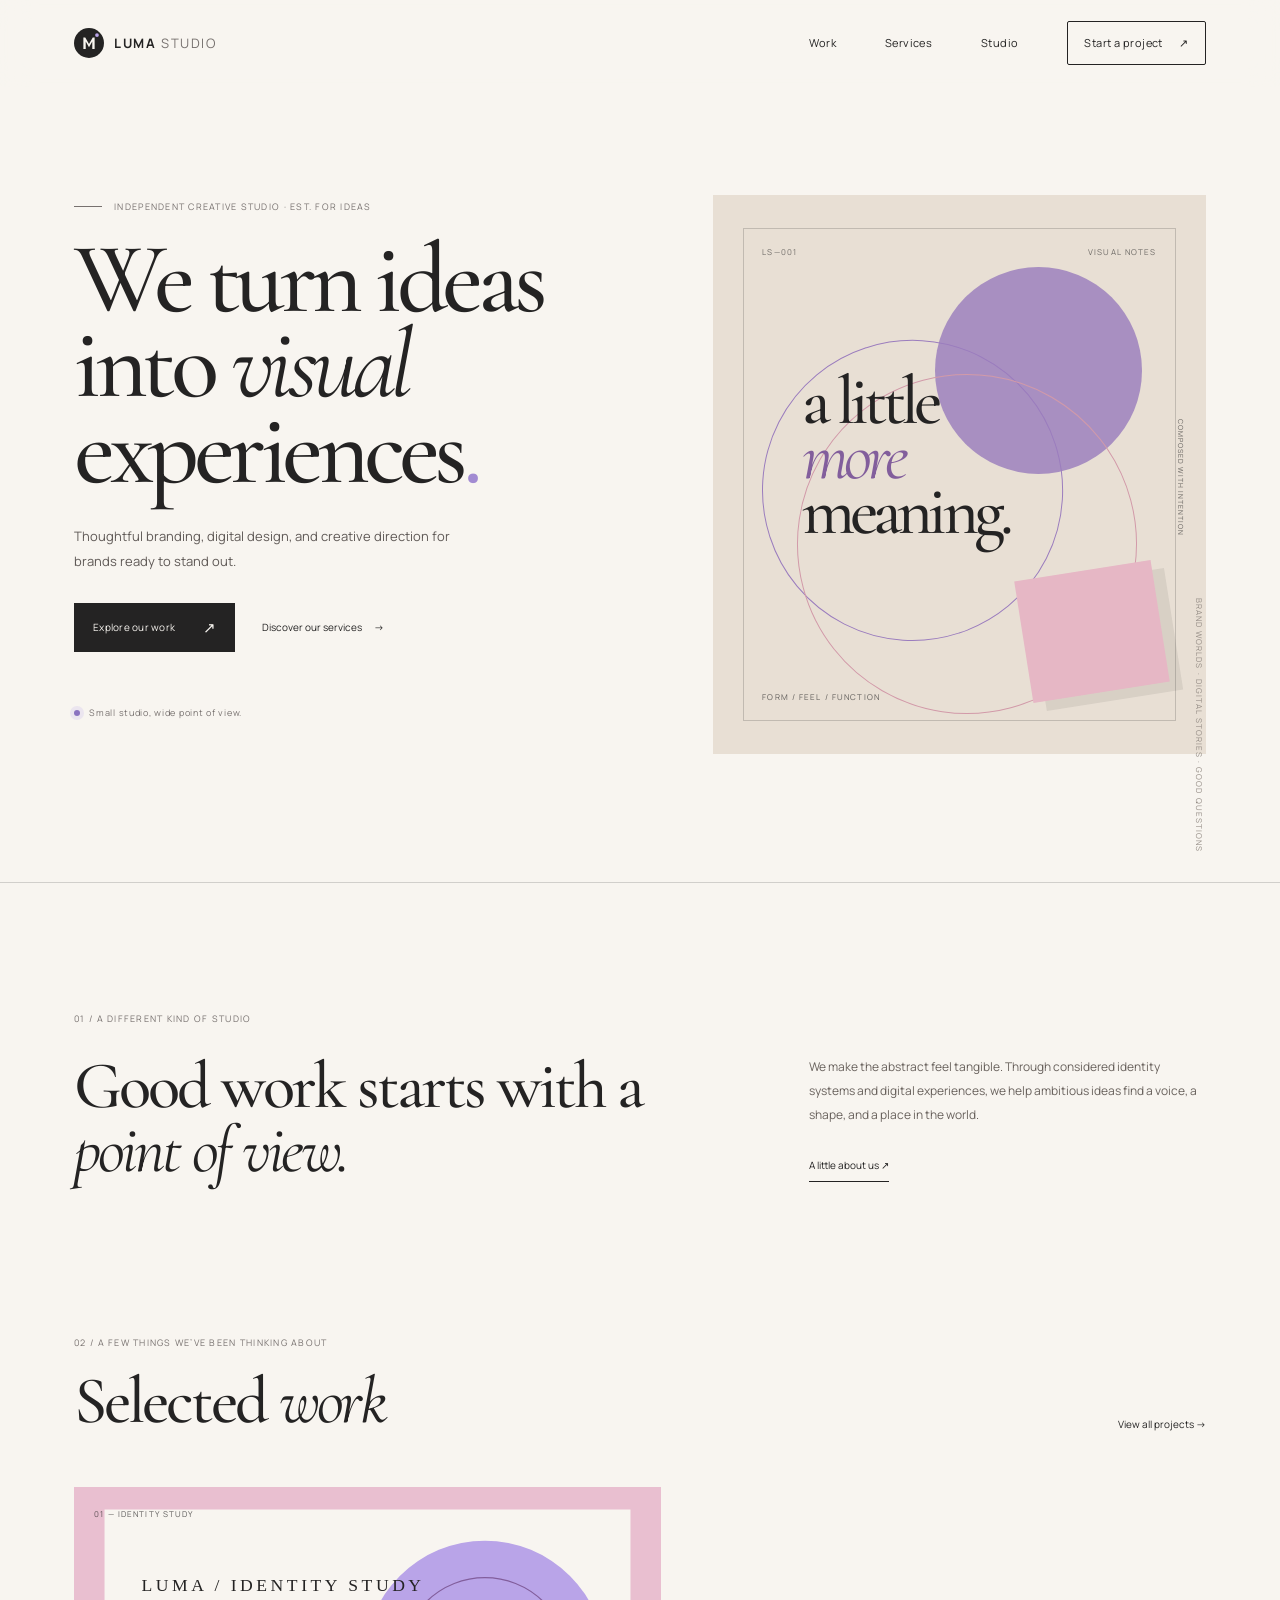
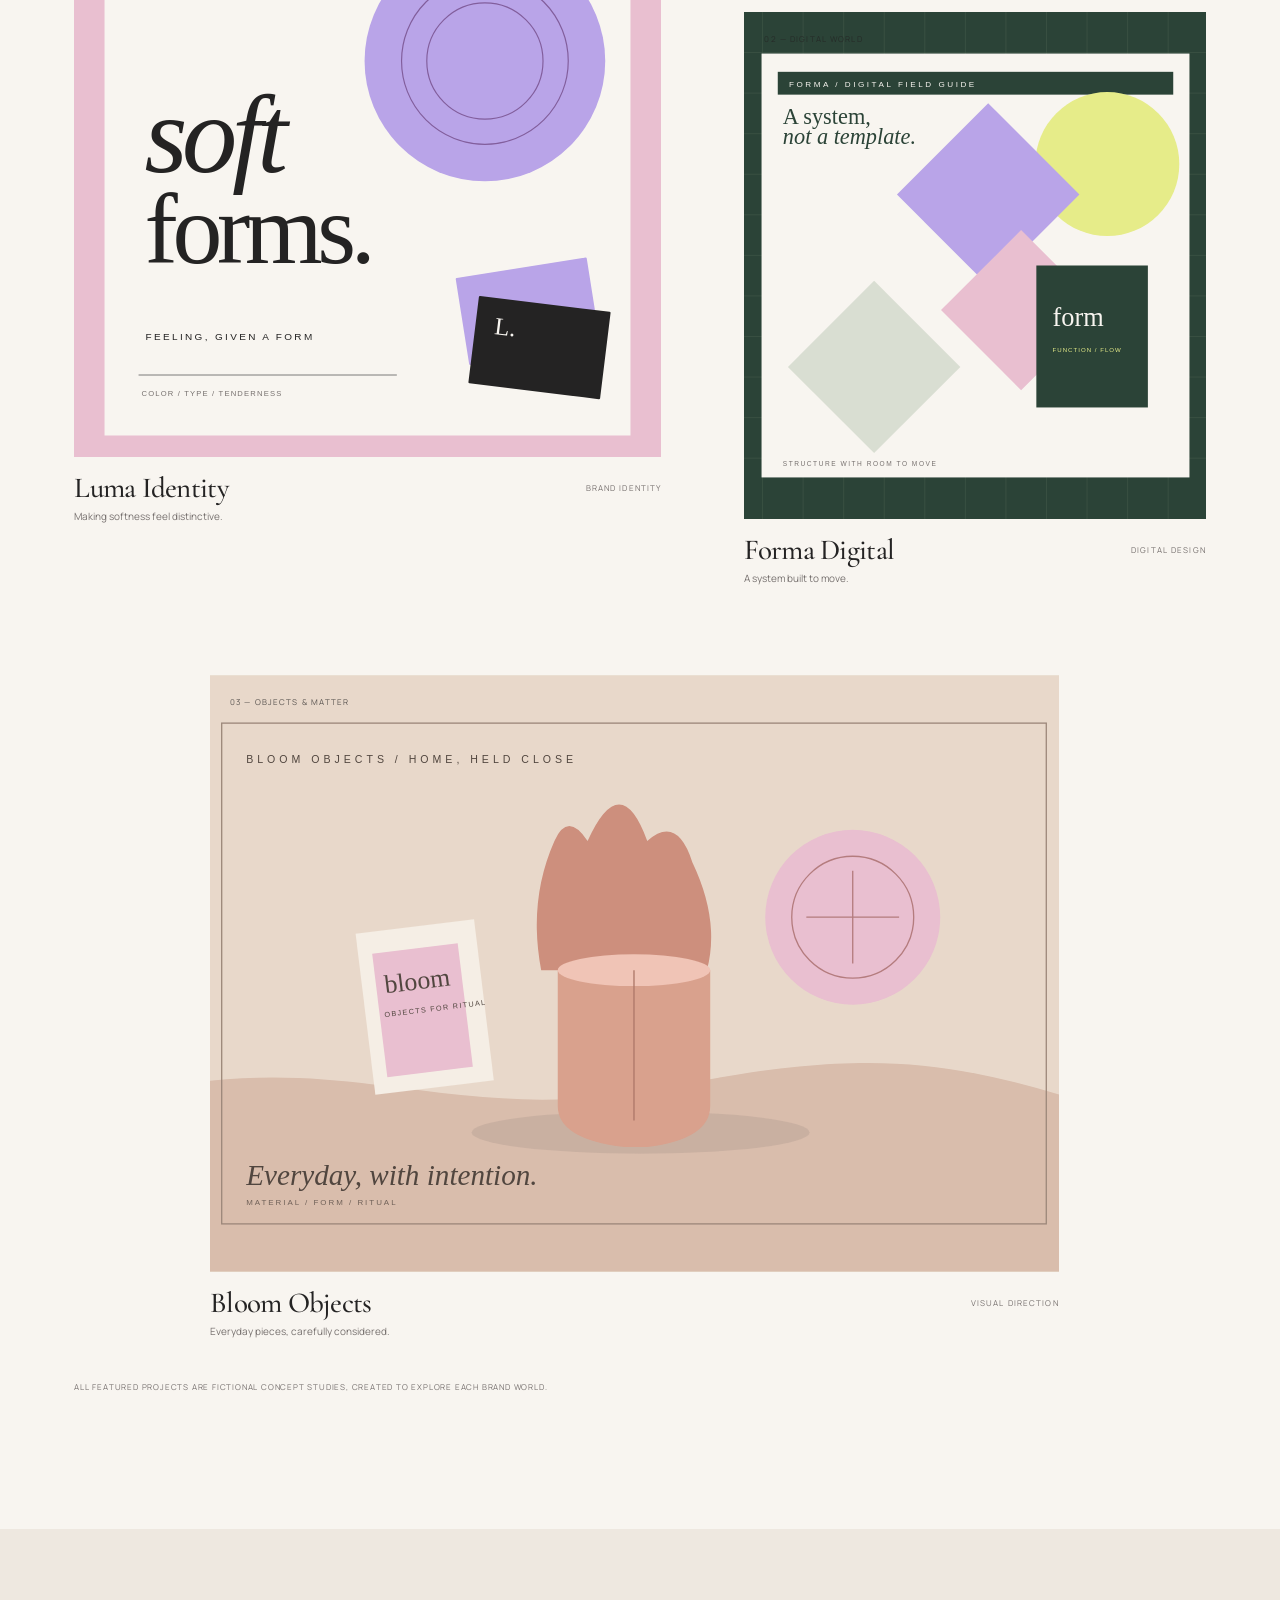
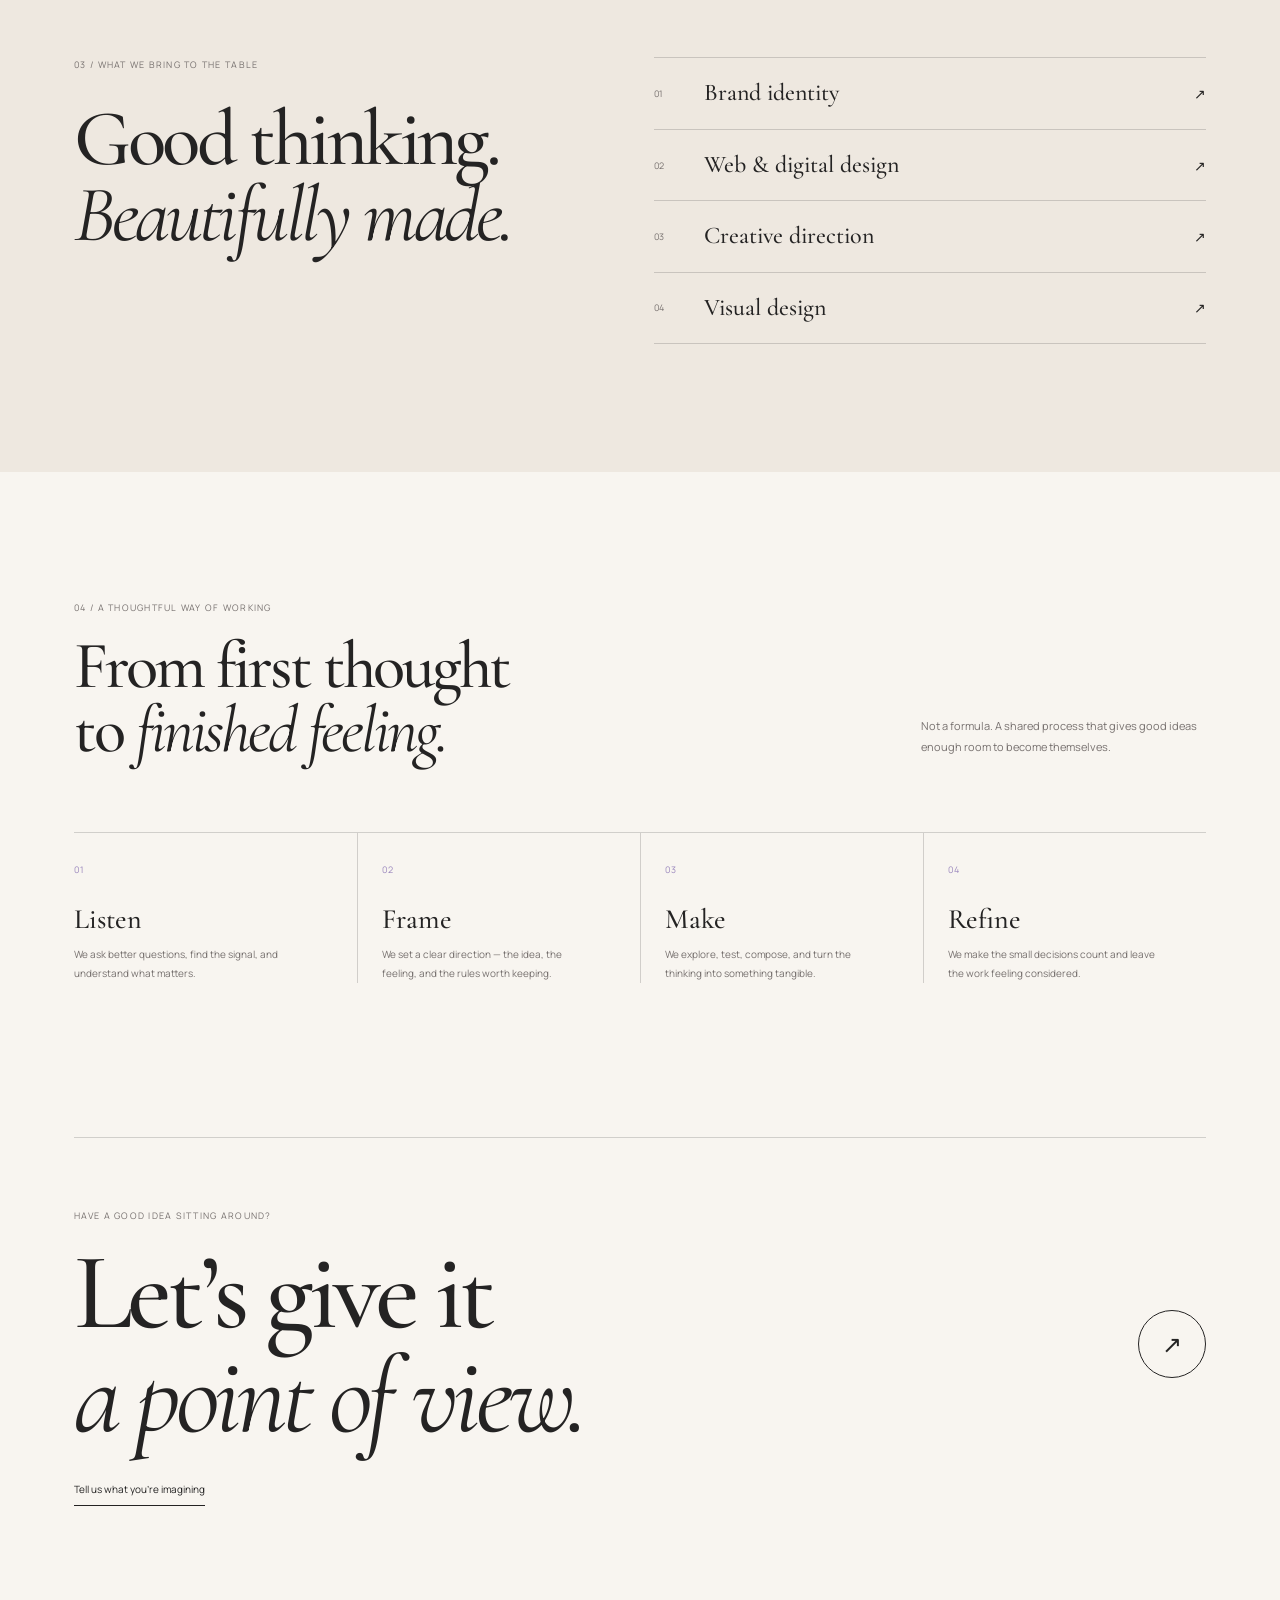
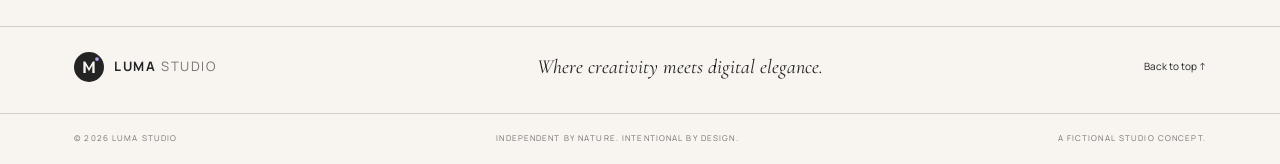
<file: index.html>
<!doctype html>
<html lang="en">
<head>
  <meta charset="utf-8"><meta name="viewport" content="width=device-width, initial-scale=1">
  <meta name="theme-color" content="#f8f5f0">
  <meta name="description" content="Thoughtful branding, digital design, and creative direction for brands ready to stand out.">
  <title>Luma Studio — Where creativity meets digital elegance</title>
  <link rel="icon" type="image/svg+xml" href="assets/images/mark.svg">
  <link rel="preconnect" href="https://fonts.googleapis.com"><link rel="preconnect" href="https://fonts.gstatic.com" crossorigin>
  <link href="https://fonts.googleapis.com/css2?family=Cormorant+Garamond:wght@400;500;600;700&family=Manrope:wght@400;500;600;700&display=swap" rel="stylesheet">
  <link rel="stylesheet" href="css/style.css"><script src="js/main.js" defer></script>
</head>
<body>
<a class="skip-link" href="#main">Skip to content</a>
<header class="site-header"><div class="header-inner">
  <a class="brand" href="index.html" aria-label="Luma Studio home"><img src="assets/images/mark.svg" alt="" width="34" height="34"><span>LUMA <i>STUDIO</i></span></a>
  <button class="menu-toggle" aria-expanded="false" aria-controls="site-nav" aria-label="Open navigation"><span></span><span></span></button>
  <nav class="site-nav" id="site-nav" aria-label="Main navigation"><a href="work.html">Work</a><a href="services.html">Services</a><a href="about.html">Studio</a><a class="nav-cta" href="contact.html">Start a project <span aria-hidden="true">↗</span></a></nav>
</div></header>
<main id="main">
<section class="hero wrap">
  <div class="hero-copy"><p class="eyebrow"><span></span> Independent creative studio · Est. for ideas</p><h1>We turn ideas into <em>visual</em> experiences<span class="accent">.</span></h1><p class="hero-lead">Thoughtful branding, digital design, and creative direction for brands ready to stand out.</p><div class="hero-actions"><a class="button dark" href="work.html">Explore our work <span>↗</span></a><a class="quiet-link" href="services.html">Discover our services <span>→</span></a></div><p class="hero-note"><b></b> Small studio, wide point of view.</p></div>
  <div class="hero-art" role="img" aria-label="An abstract editorial composition in cream, lavender, and soft pink"><div class="art-label">LS—001 <span>VISUAL NOTES</span></div><div class="art-disc"></div><div class="art-orbit one"></div><div class="art-orbit two"></div><div class="art-words">a little<br><em>more</em><br>meaning.</div><div class="art-block"></div><div class="art-bottom">FORM / FEEL / FUNCTION</div><span class="art-vertical">COMPOSED WITH INTENTION</span></div>
  <span class="edge-note">BRAND WORLDS · DIGITAL STORIES · GOOD QUESTIONS</span>
</section>
<section class="section intro wrap"><p class="kicker">01 / A different kind of studio</p><div class="intro-layout"><h2>Good work starts with a <em>point of view.</em></h2><div><p>We make the abstract feel tangible. Through considered identity systems and digital experiences, we help ambitious ideas find a voice, a shape, and a place in the world.</p><a class="underline-link" href="about.html">A little about us ↗</a></div></div></section>
<section class="section work-section wrap"><div class="section-head"><div><p class="kicker">02 / A few things we’ve been thinking about</p><h2>Selected <em>work</em></h2></div><a class="quiet-link" href="work.html">View all projects →</a></div>
<div class="work-grid">
  <article class="project-card project-large"><a class="project-art" href="projects/luma-identity.html"><img src="assets/images/project-luma.svg" alt="Lavender and blush identity study with expressive editorial typography"><span>01 — IDENTITY STUDY</span><b>↗</b></a><div class="project-meta"><div><h3><a href="projects/luma-identity.html">Luma Identity</a></h3><p>Making softness feel distinctive.</p></div><small>Brand identity</small></div></article>
  <article class="project-card project-offset"><a class="project-art" href="projects/forma-digital.html"><img src="assets/images/project-forma.svg" alt="Geometric digital design composition in deep green and cream"><span>02 — DIGITAL WORLD</span><b>↗</b></a><div class="project-meta"><div><h3><a href="projects/forma-digital.html">Forma Digital</a></h3><p>A system built to move.</p></div><small>Digital design</small></div></article>
  <article class="project-card project-wide"><a class="project-art" href="projects/bloom-objects.html"><img src="assets/images/project-bloom.svg" alt="Sculptural home objects and tactile packaging in warm clay and pink"><span>03 — OBJECTS & MATTER</span><b>↗</b></a><div class="project-meta"><div><h3><a href="projects/bloom-objects.html">Bloom Objects</a></h3><p>Everyday pieces, carefully considered.</p></div><small>Visual direction</small></div></article>
</div><p class="concept-note">All featured projects are fictional concept studies, created to explore each brand world.</p></section>
<section class="services-band"><div class="wrap services-layout"><div><p class="kicker">03 / What we bring to the table</p><h2>Good thinking.<br><em>Beautifully made.</em></h2></div><div class="service-list"><a href="services.html#identity"><span>01</span> Brand identity <b>↗</b></a><a href="services.html#digital"><span>02</span> Web & digital design <b>↗</b></a><a href="services.html#direction"><span>03</span> Creative direction <b>↗</b></a><a href="services.html#visual"><span>04</span> Visual design <b>↗</b></a></div></div></section>
<section class="section process wrap"><div class="section-head"><div><p class="kicker">04 / A thoughtful way of working</p><h2>From first thought<br>to <em>finished feeling.</em></h2></div><p class="aside">Not a formula. A shared process that gives good ideas enough room to become themselves.</p></div><div class="steps"><article><span>01</span><h3>Listen</h3><p>We ask better questions, find the signal, and understand what matters.</p></article><article><span>02</span><h3>Frame</h3><p>We set a clear direction — the idea, the feeling, and the rules worth keeping.</p></article><article><span>03</span><h3>Make</h3><p>We explore, test, compose, and turn the thinking into something tangible.</p></article><article><span>04</span><h3>Refine</h3><p>We make the small decisions count and leave the work feeling considered.</p></article></div></section>
<section class="closing wrap"><div class="rule"></div><p class="kicker">Have a good idea sitting around?</p><div class="closing-row"><h2>Let’s give it<br><em>a point of view.</em></h2><a class="round-link" href="contact.html" aria-label="Start a project">↗</a></div><a class="underline-link" href="contact.html">Tell us what you’re imagining</a></section>
</main>
<footer class="site-footer"><div class="footer-top wrap"><a class="brand" href="index.html"><img src="assets/images/mark.svg" alt="" width="30" height="30"><span>LUMA <i>STUDIO</i></span></a><p>Where creativity meets digital elegance.</p><a href="#main">Back to top ↑</a></div><div class="footer-bottom wrap"><span>© <span data-year></span> Luma Studio</span><span>Independent by nature. Intentional by design.</span><span>A fictional studio concept.</span></div></footer>
</body></html>
</file>
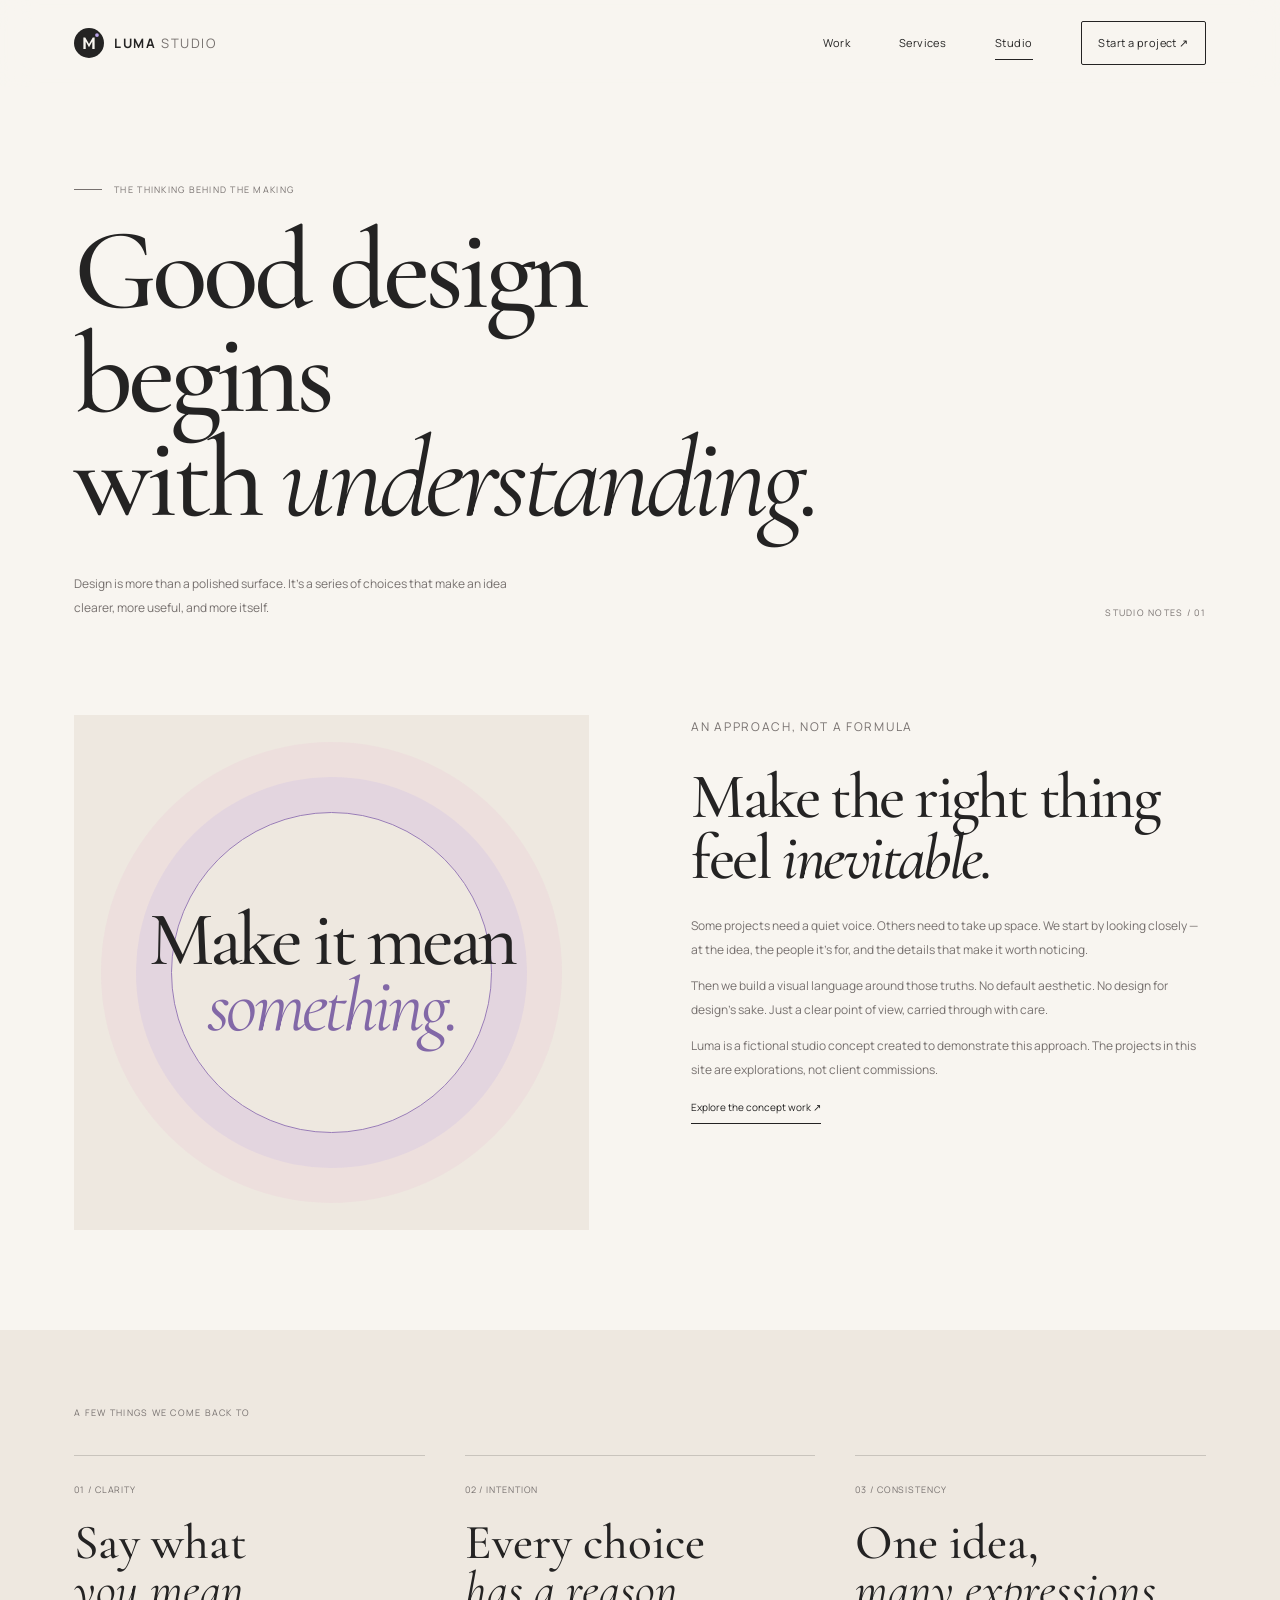
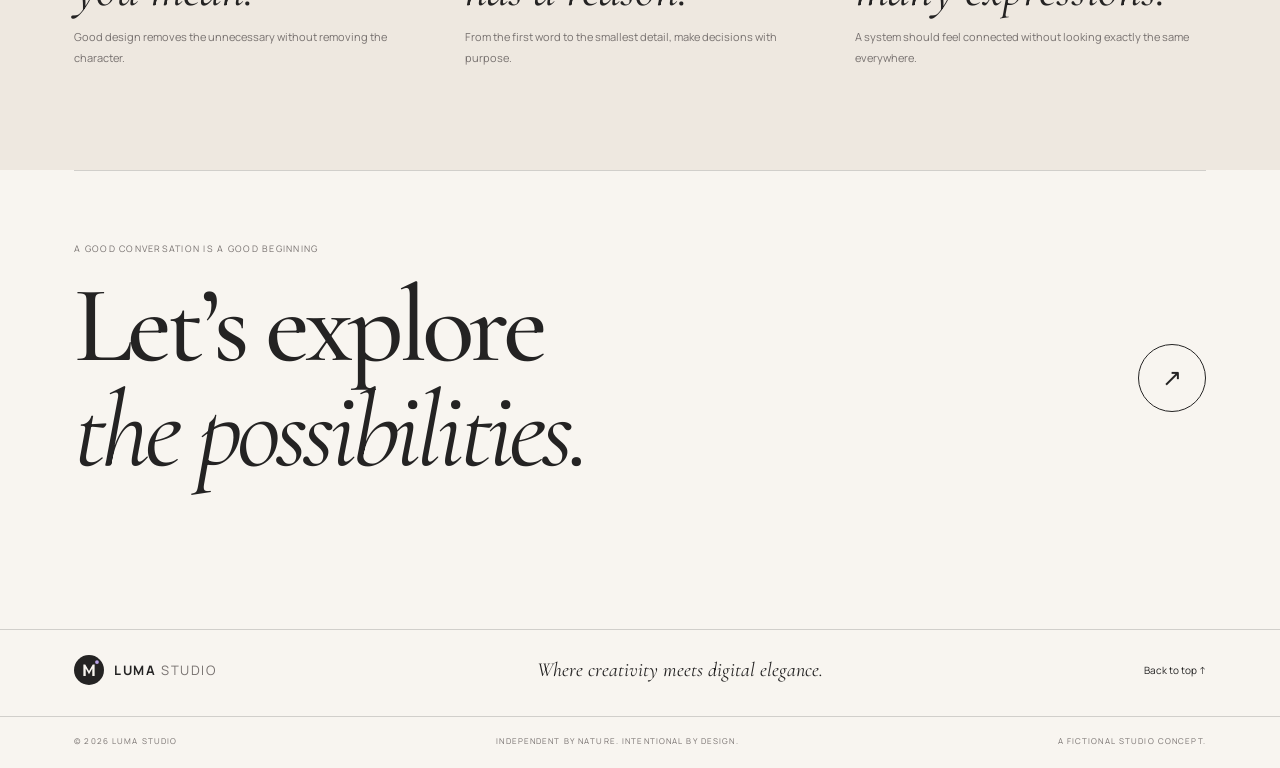
<file: about.html>
<!doctype html><html lang="en"><head><meta charset="utf-8"><meta name="viewport" content="width=device-width, initial-scale=1"><meta name="theme-color" content="#f8f5f0"><meta name="description" content="The thinking behind Luma Studio: clarity, intention, and consistency in every design decision."><title>Studio Notes — Luma Studio</title><link rel="icon" type="image/svg+xml" href="assets/images/mark.svg"><link rel="preconnect" href="https://fonts.googleapis.com"><link rel="preconnect" href="https://fonts.gstatic.com" crossorigin><link href="https://fonts.googleapis.com/css2?family=Cormorant+Garamond:wght@400;500;600;700&family=Manrope:wght@400;500;600;700&display=swap" rel="stylesheet"><link rel="stylesheet" href="css/style.css"><script src="js/main.js" defer></script></head><body><a class="skip-link" href="#main">Skip to content</a><header class="site-header"><div class="header-inner"><a class="brand" href="index.html"><img src="assets/images/mark.svg" alt="" width="34" height="34"><span>LUMA <i>STUDIO</i></span></a><button class="menu-toggle" aria-expanded="false" aria-controls="site-nav" aria-label="Open navigation"><span></span><span></span></button><nav class="site-nav" id="site-nav" aria-label="Main navigation"><a href="work.html">Work</a><a href="services.html">Services</a><a href="about.html" aria-current="page">Studio</a><a class="nav-cta" href="contact.html">Start a project ↗</a></nav></div></header><main id="main"><section class="page-hero wrap"><p class="eyebrow"><span></span> The thinking behind the making</p><h1>Good design begins<br>with <em>understanding.</em></h1><div class="page-hero-bottom"><p>Design is more than a polished surface. It’s a series of choices that make an idea clearer, more useful, and more itself.</p><span class="page-meta">STUDIO NOTES / 01</span></div></section><section class="about-layout wrap"><div class="manifesto" role="img" aria-label="Abstract rings and a typographic note"><p>Make it mean<br><em>something.</em></p></div><div class="about-copy"><p class="kicker">An approach, not a formula</p><h2>Make the right thing feel <em>inevitable.</em></h2><p>Some projects need a quiet voice. Others need to take up space. We start by looking closely — at the idea, the people it’s for, and the details that make it worth noticing.</p><p>Then we build a visual language around those truths. No default aesthetic. No design for design’s sake. Just a clear point of view, carried through with care.</p><p>Luma is a fictional studio concept created to demonstrate this approach. The projects in this site are explorations, not client commissions.</p><a class="underline-link" href="work.html">Explore the concept work ↗</a></div></section><section class="principles"><div class="wrap"><p class="kicker">A few things we come back to</p><div class="principle-grid"><article class="principle"><span>01 / CLARITY</span><h2>Say what<br><em>you mean.</em></h2><p>Good design removes the unnecessary without removing the character.</p></article><article class="principle"><span>02 / INTENTION</span><h2>Every choice<br><em>has a reason.</em></h2><p>From the first word to the smallest detail, make decisions with purpose.</p></article><article class="principle"><span>03 / CONSISTENCY</span><h2>One idea,<br><em>many expressions.</em></h2><p>A system should feel connected without looking exactly the same everywhere.</p></article></div></div></section><section class="closing wrap"><div class="rule"></div><p class="kicker">A good conversation is a good beginning</p><div class="closing-row"><h2>Let’s explore<br><em>the possibilities.</em></h2><a class="round-link" href="contact.html" aria-label="Start a conversation">↗</a></div></section></main><footer class="site-footer"><div class="footer-top wrap"><a class="brand" href="index.html"><img src="assets/images/mark.svg" alt="" width="30" height="30"><span>LUMA <i>STUDIO</i></span></a><p>Where creativity meets digital elegance.</p><a href="#main">Back to top ↑</a></div><div class="footer-bottom wrap"><span>© <span data-year></span> Luma Studio</span><span>Independent by nature. Intentional by design.</span><span>A fictional studio concept.</span></div></footer></body></html>
</file>
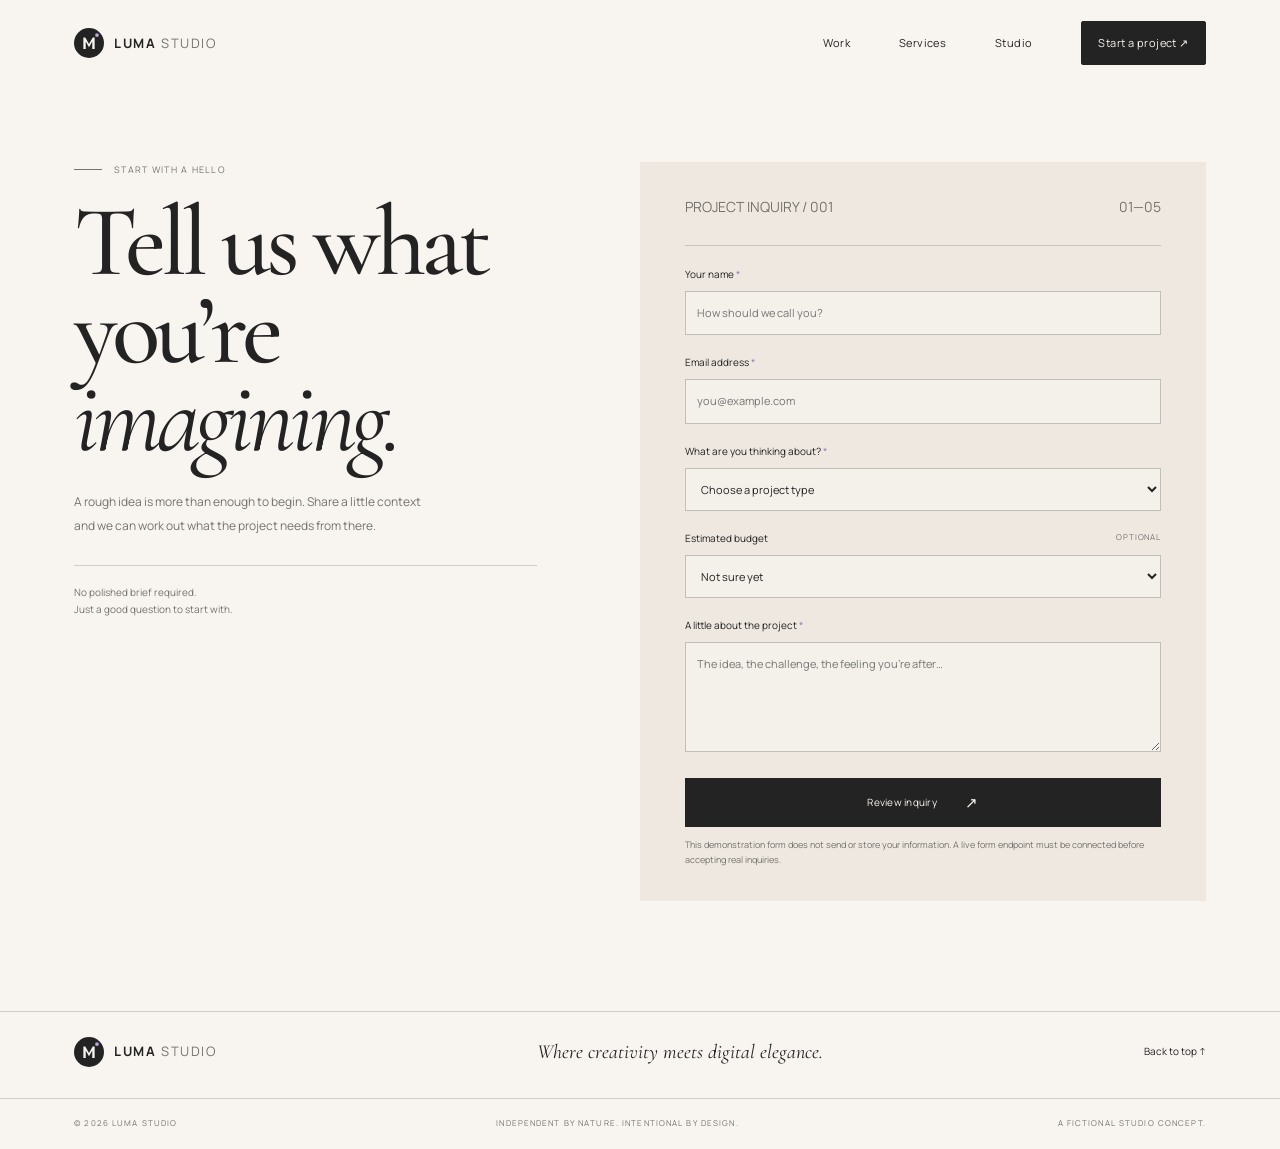
<file: contact.html>
<!doctype html><html lang="en"><head><meta charset="utf-8"><meta name="viewport" content="width=device-width, initial-scale=1"><meta name="theme-color" content="#f8f5f0"><meta name="description" content="Tell Luma Studio about the brand, digital experience, or creative project you're imagining."><title>Start a Project — Luma Studio</title><link rel="icon" type="image/svg+xml" href="assets/images/mark.svg"><link rel="preconnect" href="https://fonts.googleapis.com"><link rel="preconnect" href="https://fonts.gstatic.com" crossorigin><link href="https://fonts.googleapis.com/css2?family=Cormorant+Garamond:wght@400;500;600;700&family=Manrope:wght@400;500;600;700&display=swap" rel="stylesheet"><link rel="stylesheet" href="css/style.css"><script src="js/main.js" defer></script><script src="js/contact.js" defer></script></head><body><a class="skip-link" href="#main">Skip to content</a><header class="site-header"><div class="header-inner"><a class="brand" href="index.html"><img src="assets/images/mark.svg" alt="" width="34" height="34"><span>LUMA <i>STUDIO</i></span></a><button class="menu-toggle" aria-expanded="false" aria-controls="site-nav" aria-label="Open navigation"><span></span><span></span></button><nav class="site-nav" id="site-nav" aria-label="Main navigation"><a href="work.html">Work</a><a href="services.html">Services</a><a href="about.html">Studio</a><a class="nav-cta" href="contact.html" aria-current="page">Start a project ↗</a></nav></div></header><main id="main"><section class="contact-layout wrap"><div class="contact-copy"><p class="eyebrow"><span></span> Start with a hello</p><h1>Tell us what<br>you’re <em>imagining.</em></h1><p class="contact-intro">A rough idea is more than enough to begin. Share a little context and we can work out what the project needs from there.</p><p class="contact-note">No polished brief required.<br>Just a good question to start with.</p></div><div class="contact-form"><form id="inquiry-form" novalidate><div class="form-head"><span>PROJECT INQUIRY / 001</span><span>01—05</span></div><div class="form-row"><label for="name">Your name <span>*</span></label><input id="name" name="name" type="text" autocomplete="name" required placeholder="How should we call you?"><small class="field-error" id="name-error"></small></div><div class="form-row"><label for="email">Email address <span>*</span></label><input id="email" name="email" type="email" autocomplete="email" required placeholder="you@example.com"><small class="field-error" id="email-error"></small></div><div class="form-row"><label for="project-type">What are you thinking about? <span>*</span></label><select id="project-type" name="projectType" required><option value="">Choose a project type</option><option>Brand identity</option><option>Web & digital design</option><option>Creative direction</option><option>Visual design</option><option>A little bit of everything</option><option>Still figuring it out</option></select><small class="field-error" id="project-type-error"></small></div><div class="form-row"><label for="budget">Estimated budget <span class="optional">OPTIONAL</span></label><select id="budget" name="budget"><option value="">Not sure yet</option><option>Under $2,500</option><option>$2,500 – $5,000</option><option>$5,000 – $10,000</option><option>$10,000+</option><option>Prefer to discuss</option></select></div><div class="form-row"><label for="details">A little about the project <span>*</span></label><textarea id="details" name="details" rows="4" required placeholder="The idea, the challenge, the feeling you're after…"></textarea><small class="field-error" id="details-error"></small></div><button class="button dark submit-button" type="submit">Review inquiry <span>↗</span></button><p class="form-status" id="form-status" role="status" aria-live="polite"></p><p class="form-disclaimer">This demonstration form does not send or store your information. A live form endpoint must be connected before accepting real inquiries.</p></form></div></section></main><footer class="site-footer"><div class="footer-top wrap"><a class="brand" href="index.html"><img src="assets/images/mark.svg" alt="" width="30" height="30"><span>LUMA <i>STUDIO</i></span></a><p>Where creativity meets digital elegance.</p><a href="#main">Back to top ↑</a></div><div class="footer-bottom wrap"><span>© <span data-year></span> Luma Studio</span><span>Independent by nature. Intentional by design.</span><span>A fictional studio concept.</span></div></footer></body></html>
</file>
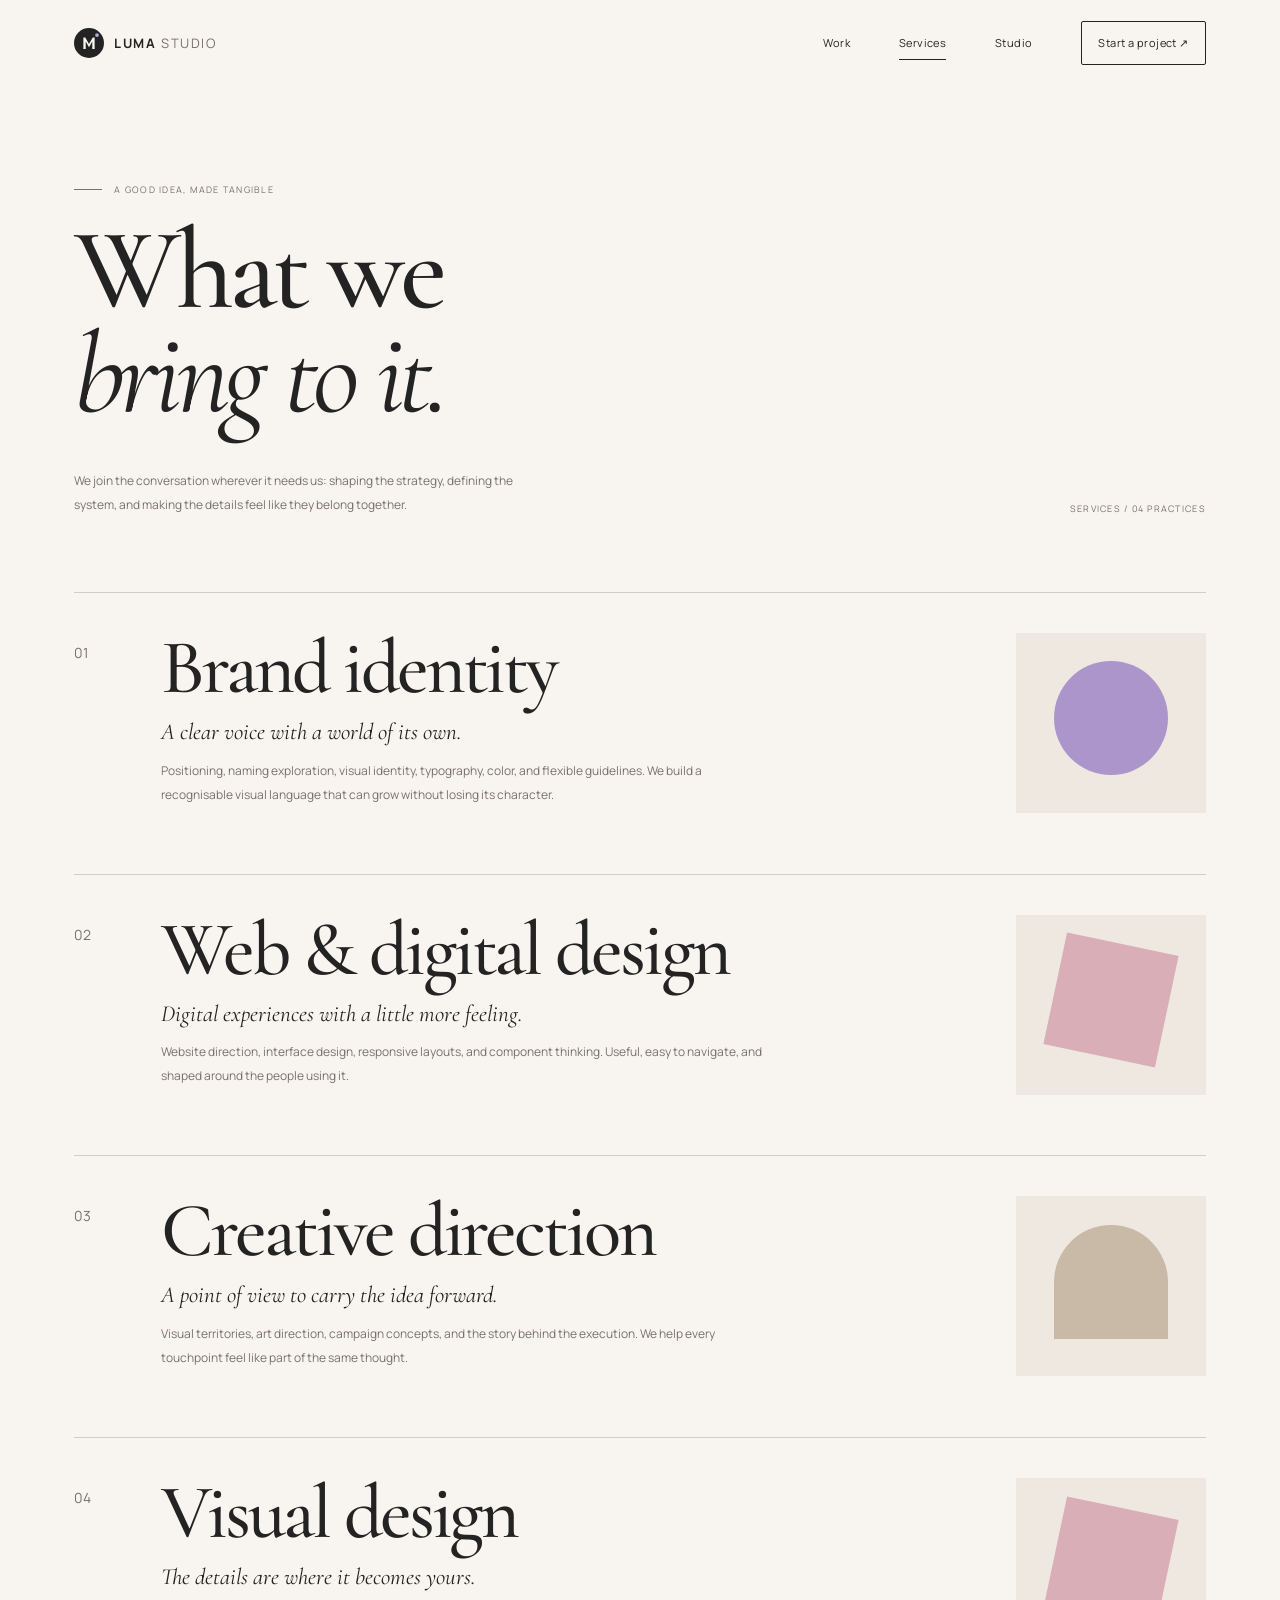
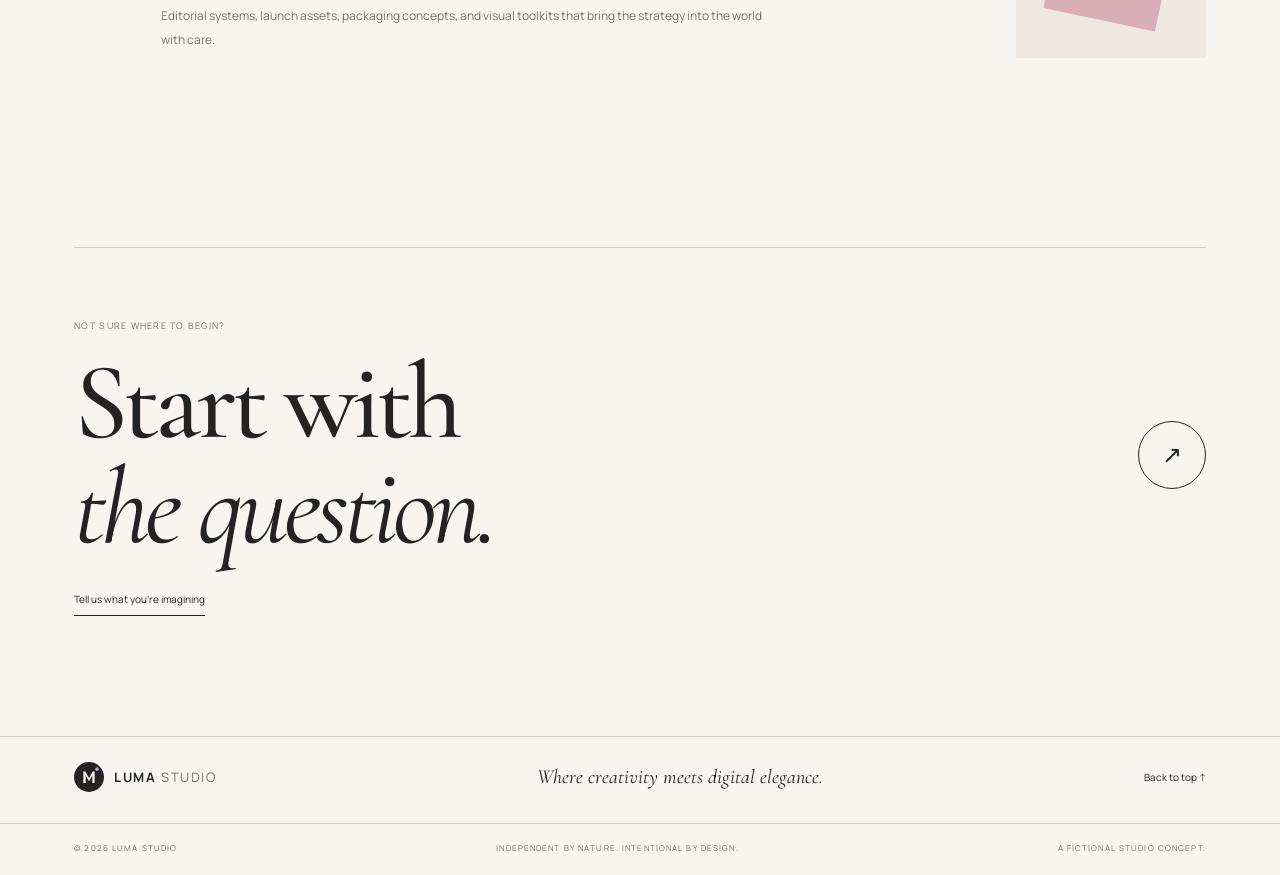
<file: services.html>
<!doctype html><html lang="en"><head><meta charset="utf-8"><meta name="viewport" content="width=device-width, initial-scale=1"><meta name="theme-color" content="#f8f5f0"><meta name="description" content="Brand identity, web and digital design, creative direction, and visual design from Luma Studio."><title>Services — Luma Studio</title><link rel="icon" type="image/svg+xml" href="assets/images/mark.svg"><link rel="preconnect" href="https://fonts.googleapis.com"><link rel="preconnect" href="https://fonts.gstatic.com" crossorigin><link href="https://fonts.googleapis.com/css2?family=Cormorant+Garamond:wght@400;500;600;700&family=Manrope:wght@400;500;600;700&display=swap" rel="stylesheet"><link rel="stylesheet" href="css/style.css"><script src="js/main.js" defer></script></head><body><a class="skip-link" href="#main">Skip to content</a><header class="site-header"><div class="header-inner"><a class="brand" href="index.html"><img src="assets/images/mark.svg" alt="" width="34" height="34"><span>LUMA <i>STUDIO</i></span></a><button class="menu-toggle" aria-expanded="false" aria-controls="site-nav" aria-label="Open navigation"><span></span><span></span></button><nav class="site-nav" id="site-nav" aria-label="Main navigation"><a href="work.html">Work</a><a href="services.html" aria-current="page">Services</a><a href="about.html">Studio</a><a class="nav-cta" href="contact.html">Start a project ↗</a></nav></div></header><main id="main"><section class="page-hero wrap"><p class="eyebrow"><span></span> A good idea, made tangible</p><h1>What we<br><em>bring to it.</em></h1><div class="page-hero-bottom"><p>We join the conversation wherever it needs us: shaping the strategy, defining the system, and making the details feel like they belong together.</p><span class="page-meta">SERVICES / 04 PRACTICES</span></div></section><section class="service-listing section wrap"><article class="service-detail" id="identity"><span class="service-index">01</span><div><h2>Brand identity</h2><p class="service-lead">A clear voice with a world of its own.</p><p>Positioning, naming exploration, visual identity, typography, color, and flexible guidelines. We build a recognisable visual language that can grow without losing its character.</p></div><div class="service-symbol" aria-hidden="true"></div></article><article class="service-detail" id="digital"><span class="service-index">02</span><div><h2>Web & digital design</h2><p class="service-lead">Digital experiences with a little more feeling.</p><p>Website direction, interface design, responsive layouts, and component thinking. Useful, easy to navigate, and shaped around the people using it.</p></div><div class="service-symbol" aria-hidden="true"></div></article><article class="service-detail" id="direction"><span class="service-index">03</span><div><h2>Creative direction</h2><p class="service-lead">A point of view to carry the idea forward.</p><p>Visual territories, art direction, campaign concepts, and the story behind the execution. We help every touchpoint feel like part of the same thought.</p></div><div class="service-symbol" aria-hidden="true"></div></article><article class="service-detail" id="visual"><span class="service-index">04</span><div><h2>Visual design</h2><p class="service-lead">The details are where it becomes yours.</p><p>Editorial systems, launch assets, packaging concepts, and visual toolkits that bring the strategy into the world with care.</p></div><div class="service-symbol" aria-hidden="true"></div></article></section><section class="closing wrap"><div class="rule"></div><p class="kicker">Not sure where to begin?</p><div class="closing-row"><h2>Start with<br><em>the question.</em></h2><a class="round-link" href="contact.html" aria-label="Start a conversation">↗</a></div><a class="underline-link" href="contact.html">Tell us what you’re imagining</a></section></main><footer class="site-footer"><div class="footer-top wrap"><a class="brand" href="index.html"><img src="assets/images/mark.svg" alt="" width="30" height="30"><span>LUMA <i>STUDIO</i></span></a><p>Where creativity meets digital elegance.</p><a href="#main">Back to top ↑</a></div><div class="footer-bottom wrap"><span>© <span data-year></span> Luma Studio</span><span>Independent by nature. Intentional by design.</span><span>A fictional studio concept.</span></div></footer></body></html>
</file>
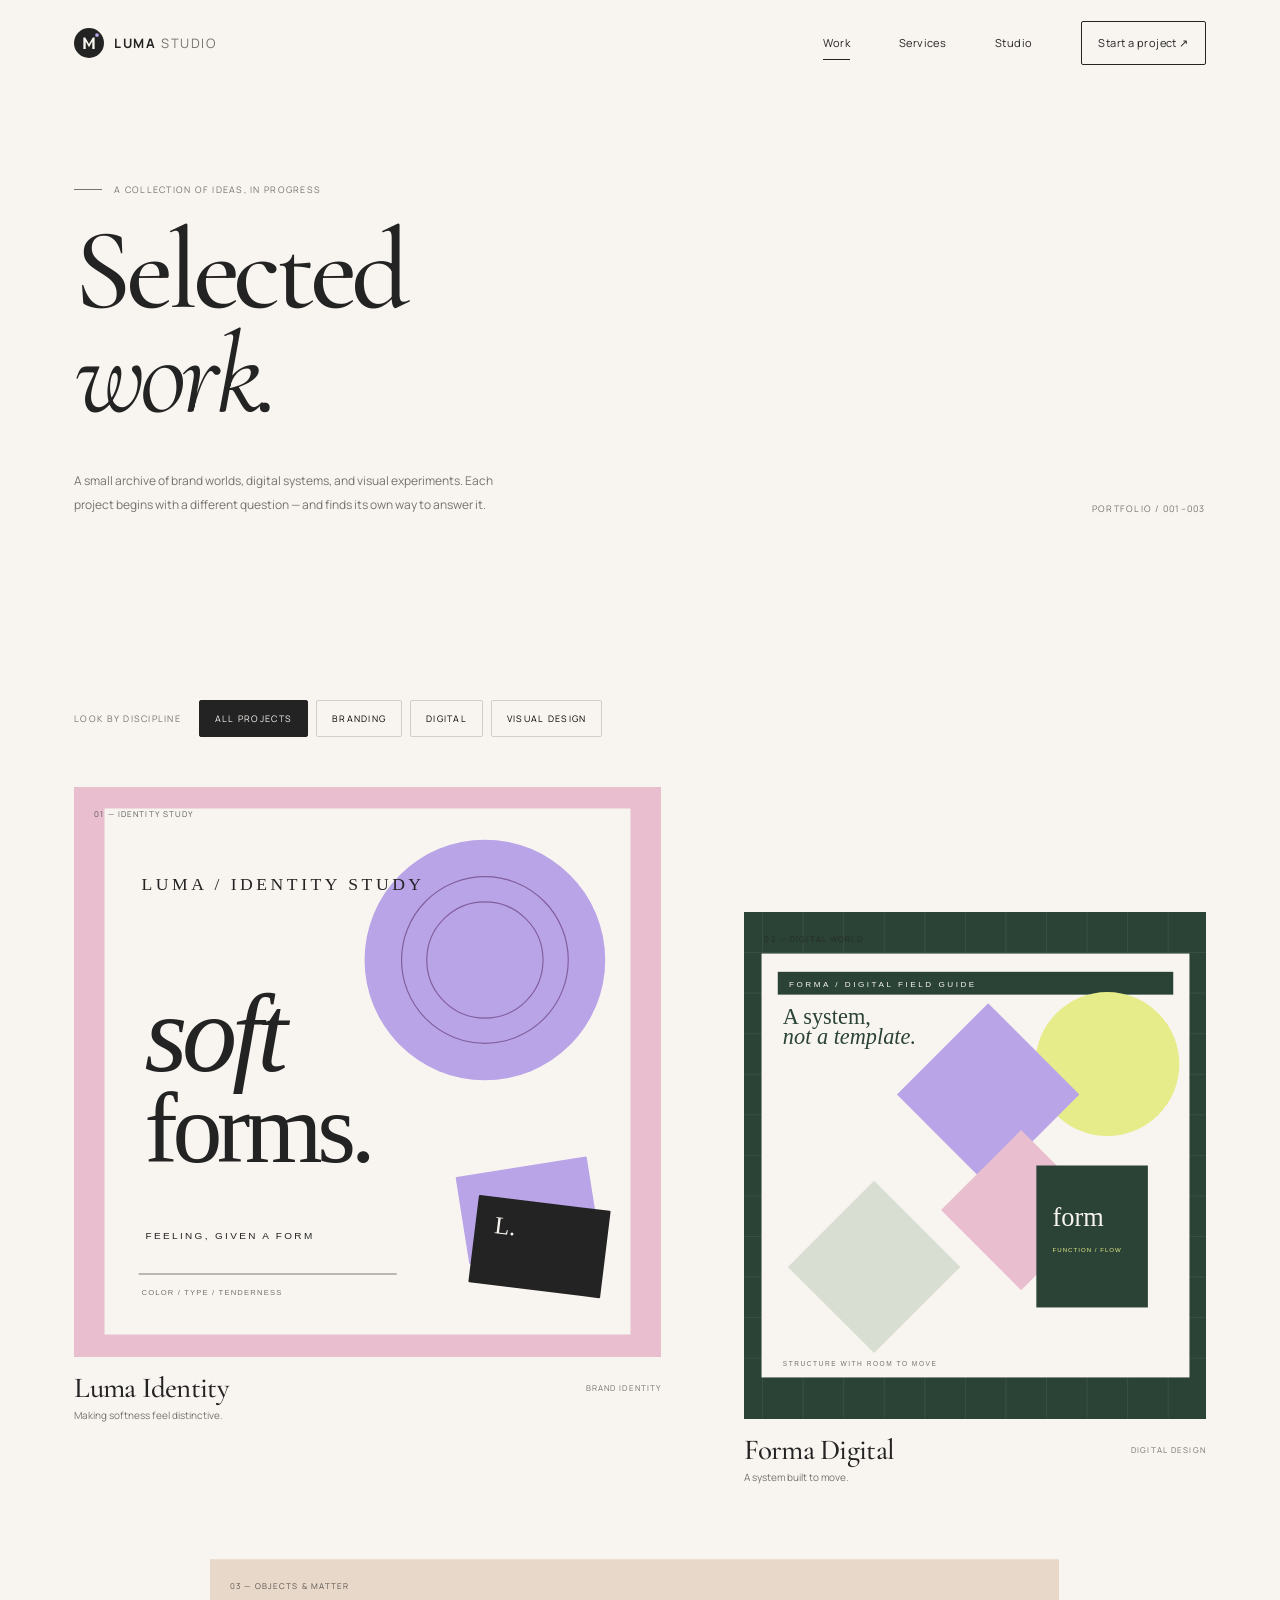
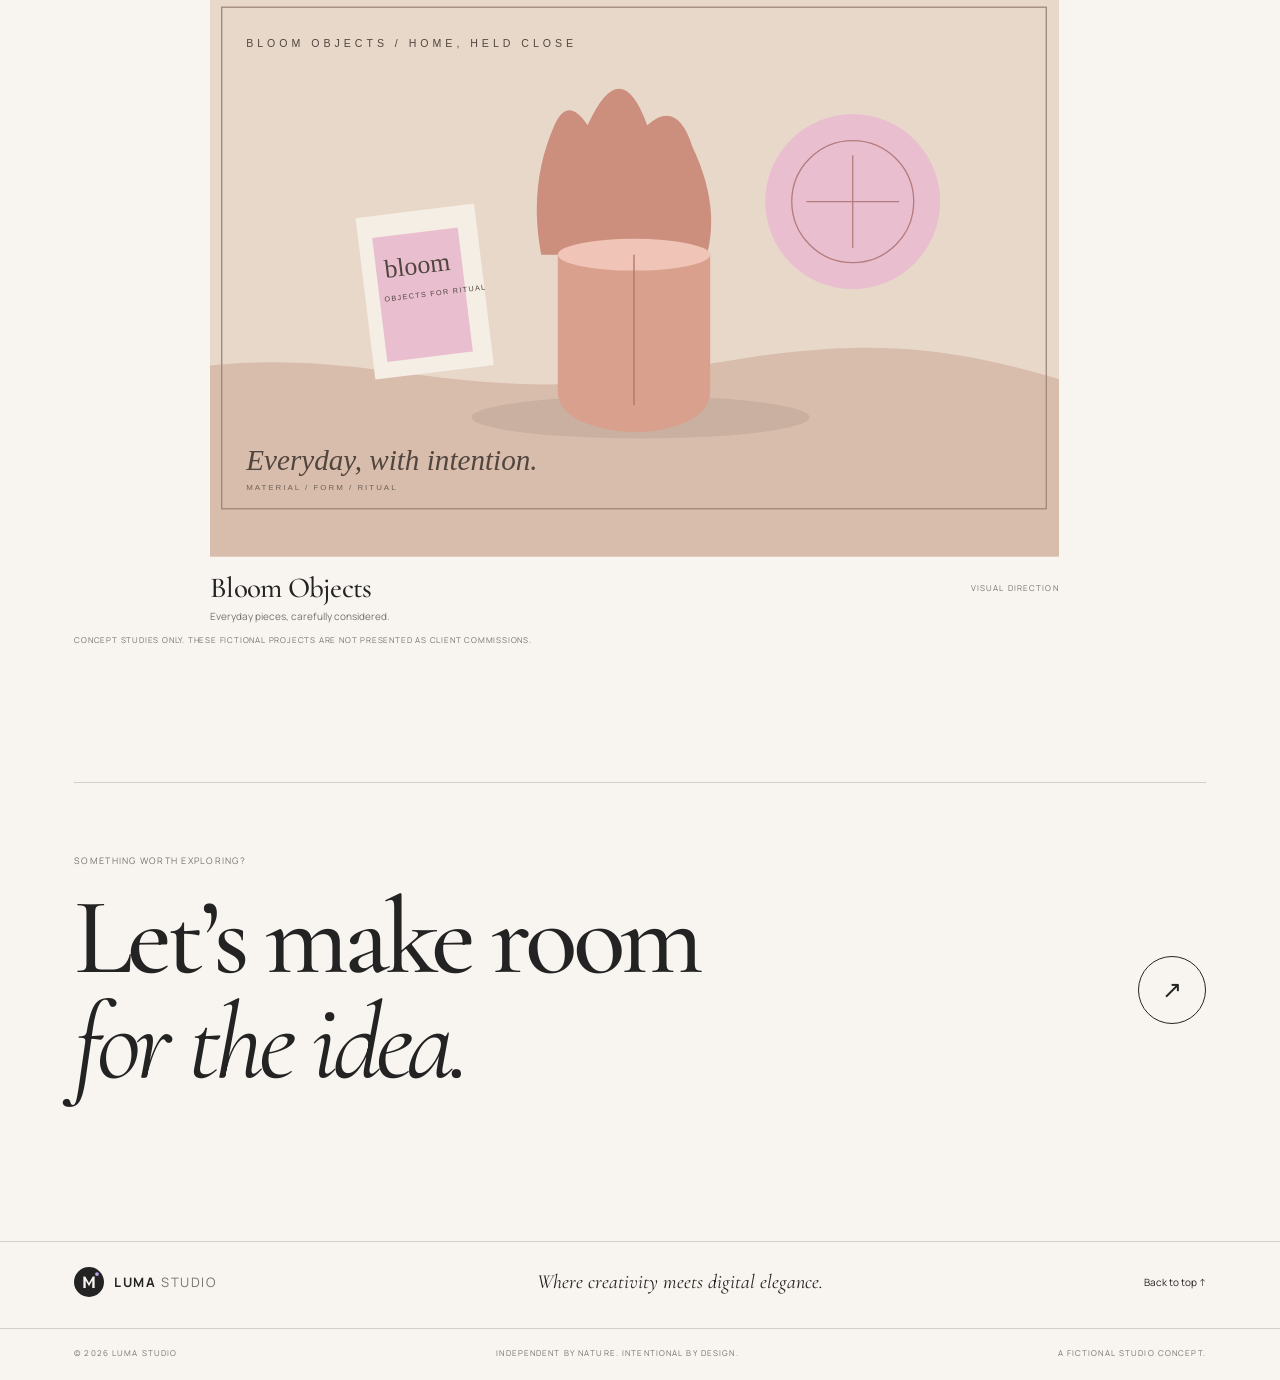
<file: work.html>
<!doctype html><html lang="en"><head><meta charset="utf-8"><meta name="viewport" content="width=device-width, initial-scale=1"><meta name="theme-color" content="#f8f5f0"><meta name="description" content="Explore the Luma Studio portfolio concept: brand identity, digital design, and visual direction."><title>Selected Work — Luma Studio</title><link rel="icon" type="image/svg+xml" href="assets/images/mark.svg"><link rel="preconnect" href="https://fonts.googleapis.com"><link rel="preconnect" href="https://fonts.gstatic.com" crossorigin><link href="https://fonts.googleapis.com/css2?family=Cormorant+Garamond:wght@400;500;600;700&family=Manrope:wght@400;500;600;700&display=swap" rel="stylesheet"><link rel="stylesheet" href="css/style.css"><script src="js/main.js" defer></script><script src="js/portfolio.js" defer></script></head><body><a class="skip-link" href="#main">Skip to content</a><header class="site-header"><div class="header-inner"><a class="brand" href="index.html"><img src="assets/images/mark.svg" alt="" width="34" height="34"><span>LUMA <i>STUDIO</i></span></a><button class="menu-toggle" aria-expanded="false" aria-controls="site-nav" aria-label="Open navigation"><span></span><span></span></button><nav class="site-nav" id="site-nav" aria-label="Main navigation"><a href="work.html" aria-current="page">Work</a><a href="services.html">Services</a><a href="about.html">Studio</a><a class="nav-cta" href="contact.html">Start a project ↗</a></nav></div></header><main id="main"><section class="page-hero wrap"><p class="eyebrow"><span></span> A collection of ideas, in progress</p><h1>Selected<br><em>work.</em></h1><div class="page-hero-bottom"><p>A small archive of brand worlds, digital systems, and visual experiments. Each project begins with a different question — and finds its own way to answer it.</p><span class="page-meta">PORTFOLIO / 001–003</span></div></section><section class="section wrap"><div class="filter-bar" role="group" aria-label="Filter projects"><span class="filter-label">Look by discipline</span><button class="filter-button is-active" type="button" data-filter="all" aria-pressed="true">All projects</button><button class="filter-button" type="button" data-filter="branding" aria-pressed="false">Branding</button><button class="filter-button" type="button" data-filter="digital" aria-pressed="false">Digital</button><button class="filter-button" type="button" data-filter="visual" aria-pressed="false">Visual design</button></div><div class="work-grid archive-grid"><article class="project-card project-large" data-category="branding"><a class="project-art" href="projects/luma-identity.html"><img src="assets/images/project-luma.svg" alt="Lavender and blush identity study"><span>01 — IDENTITY STUDY</span><b>↗</b></a><div class="project-meta"><div><h3><a href="projects/luma-identity.html">Luma Identity</a></h3><p>Making softness feel distinctive.</p></div><small>Brand identity</small></div></article><article class="project-card project-offset" data-category="digital"><a class="project-art" href="projects/forma-digital.html"><img src="assets/images/project-forma.svg" alt="Geometric digital design study"><span>02 — DIGITAL WORLD</span><b>↗</b></a><div class="project-meta"><div><h3><a href="projects/forma-digital.html">Forma Digital</a></h3><p>A system built to move.</p></div><small>Digital design</small></div></article><article class="project-card project-wide" data-category="visual"><a class="project-art" href="projects/bloom-objects.html"><img src="assets/images/project-bloom.svg" alt="Sculptural objects and packaging concept"><span>03 — OBJECTS & MATTER</span><b>↗</b></a><div class="project-meta"><div><h3><a href="projects/bloom-objects.html">Bloom Objects</a></h3><p>Everyday pieces, carefully considered.</p></div><small>Visual direction</small></div></article></div><p class="filter-empty" hidden>No projects in this discipline yet.</p><p class="concept-note">Concept studies only. These fictional projects are not presented as client commissions.</p></section><section class="closing wrap"><div class="rule"></div><p class="kicker">Something worth exploring?</p><div class="closing-row"><h2>Let’s make room<br><em>for the idea.</em></h2><a class="round-link" href="contact.html" aria-label="Start a project">↗</a></div></section></main><footer class="site-footer"><div class="footer-top wrap"><a class="brand" href="index.html"><img src="assets/images/mark.svg" alt="" width="30" height="30"><span>LUMA <i>STUDIO</i></span></a><p>Where creativity meets digital elegance.</p><a href="#main">Back to top ↑</a></div><div class="footer-bottom wrap"><span>© <span data-year></span> Luma Studio</span><span>Independent by nature. Intentional by design.</span><span>A fictional studio concept.</span></div></footer></body></html>
</file>
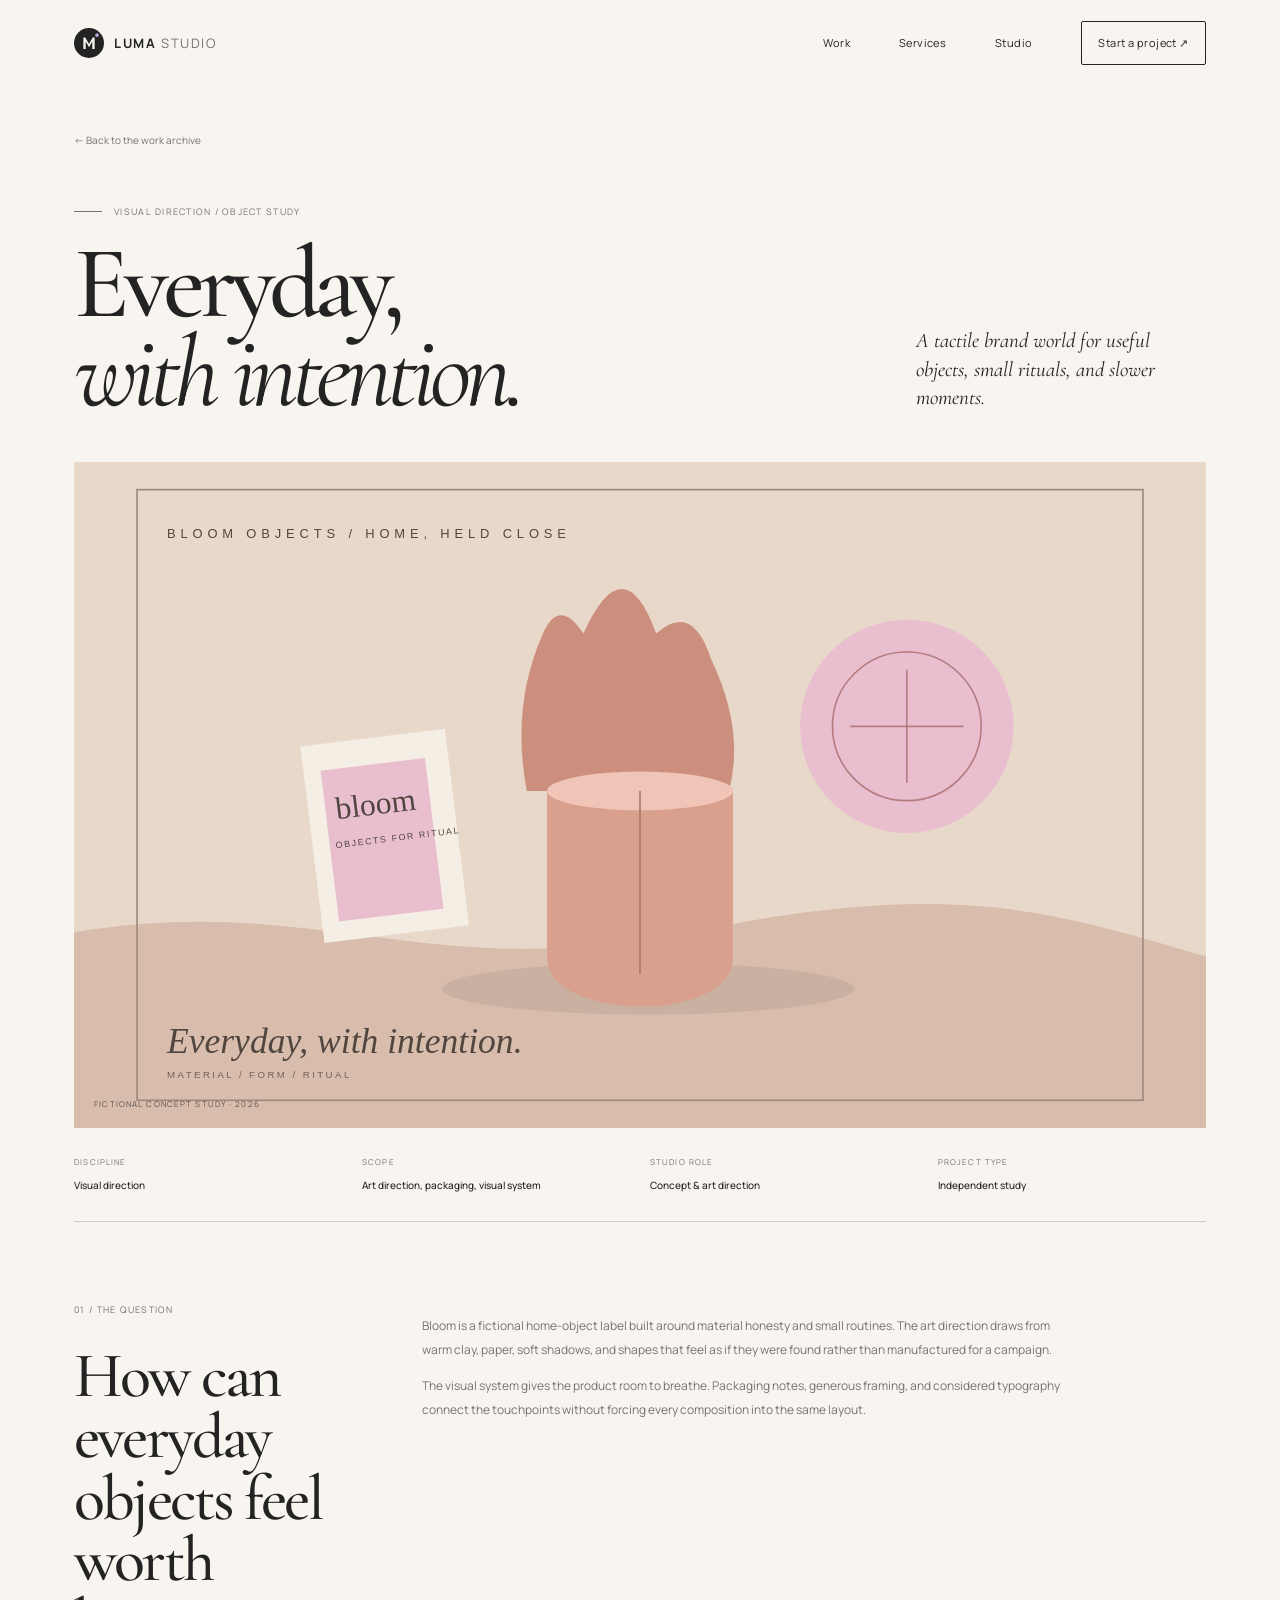
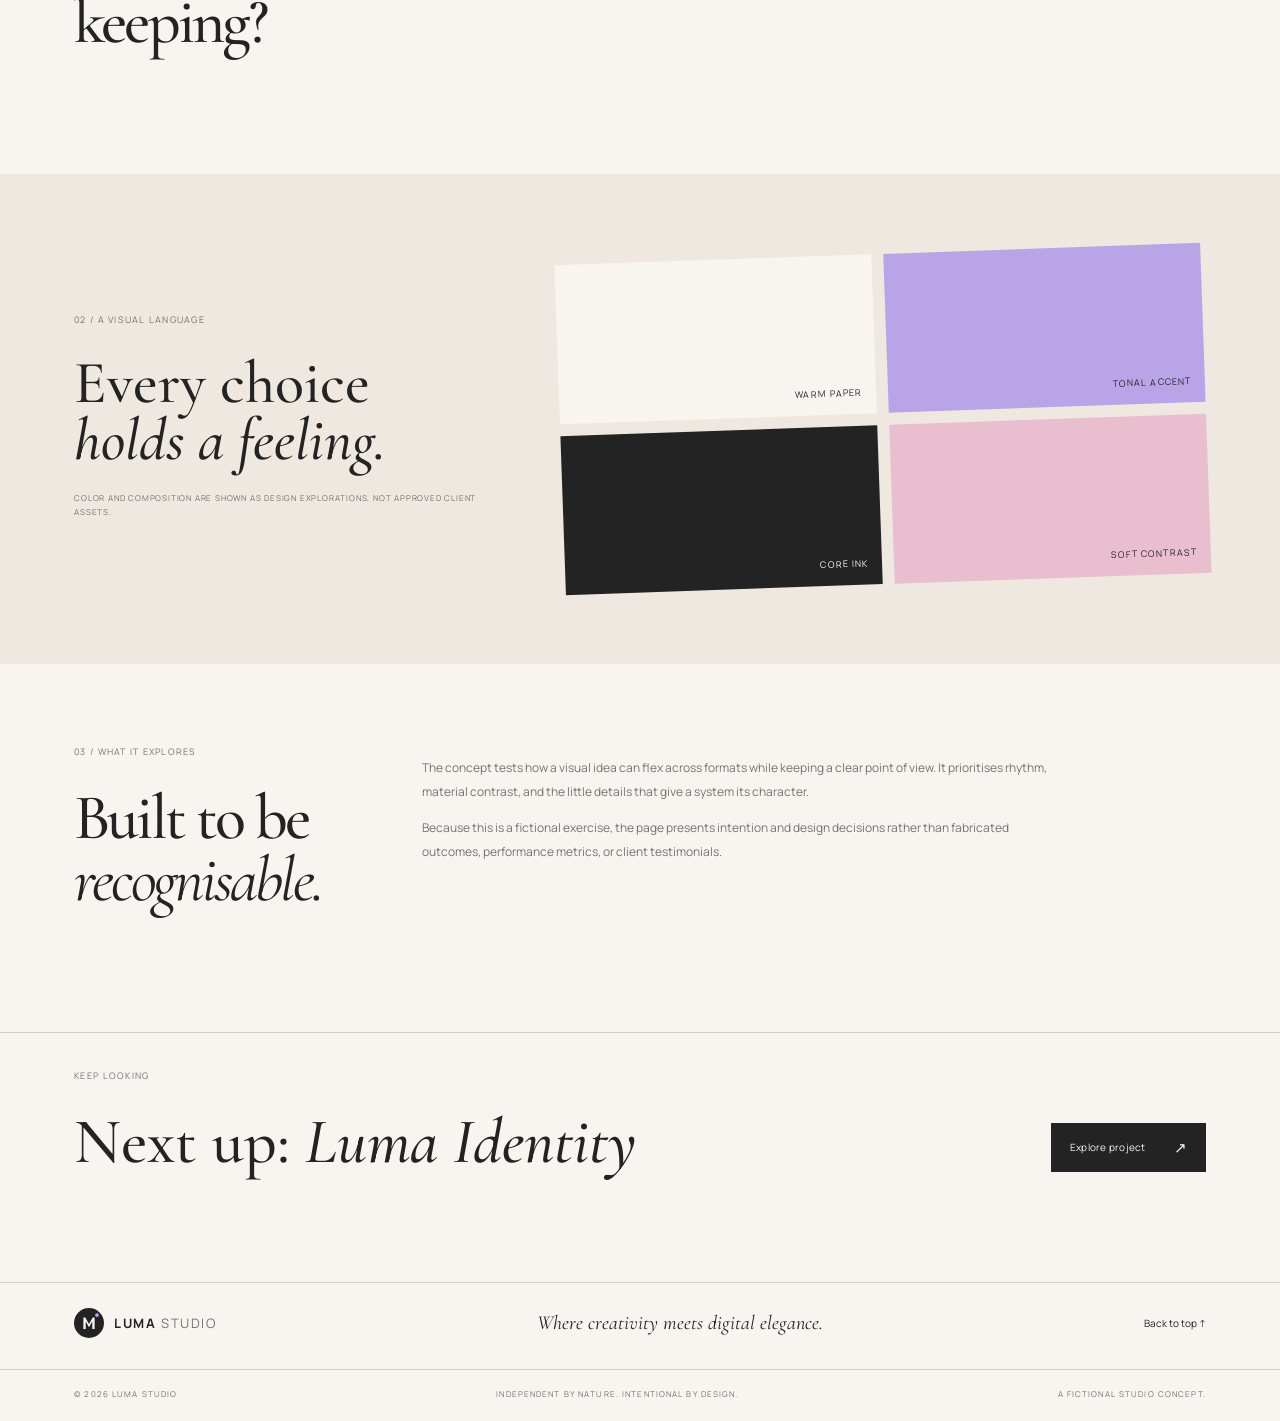
<file: projects/bloom-objects.html>
<!doctype html>
<html lang="en"><head><meta charset="utf-8"><meta name="viewport" content="width=device-width, initial-scale=1"><meta name="theme-color" content="#f8f5f0"><meta name="description" content="Bloom Objects — a fictional visual direction concept study by Luma Studio."><title>Bloom Objects — Luma Studio</title><link rel="icon" type="image/svg+xml" href="../assets/images/mark.svg"><link rel="preconnect" href="https://fonts.googleapis.com"><link rel="preconnect" href="https://fonts.gstatic.com" crossorigin><link href="https://fonts.googleapis.com/css2?family=Cormorant+Garamond:wght@400;500;600;700&family=Manrope:wght@400;500;600;700&display=swap" rel="stylesheet"><link rel="stylesheet" href="../css/style.css"><script src="../js/main.js" defer></script></head>
<body><a class="skip-link" href="#main">Skip to content</a><header class="site-header"><div class="header-inner"><a class="brand" href="../index.html"><img src="../assets/images/mark.svg" alt="" width="34" height="34"><span>LUMA <i>STUDIO</i></span></a><button class="menu-toggle" aria-expanded="false" aria-controls="site-nav" aria-label="Open navigation"><span></span><span></span></button><nav class="site-nav" id="site-nav" aria-label="Main navigation"><a href="../work.html">Work</a><a href="../services.html">Services</a><a href="../about.html">Studio</a><a class="nav-cta" href="../contact.html">Start a project ↗</a></nav></div></header>
<main id="main"><section class="case-hero wrap" style="--case-color:#cd8f7d;--case-color-2:#e9bfd0"><a class="back-link" href="../work.html">← Back to the work archive</a><div class="case-heading"><div><p class="eyebrow"><span></span>Visual direction / object study</p><h1>Everyday,<br><em>with intention.</em></h1></div><p class="case-lead">A tactile brand world for useful objects, small rituals, and slower moments.</p></div><div class="case-art"><img src="../assets/images/project-bloom.svg" alt="Bloom Objects fictional concept artwork"><span class="case-label">FICTIONAL CONCEPT STUDY · 2026</span></div><div class="case-facts"><div><span>Discipline</span><b>Visual direction</b></div><div><span>Scope</span><b>Art direction, packaging, visual system</b></div><div><span>Studio role</span><b>Concept & art direction</b></div><div><span>Project type</span><b>Independent study</b></div></div></section>
<section class="case-story wrap"><div><p class="kicker">01 / The question</p><h2>How can everyday objects feel worth keeping?</h2></div><div><p>Bloom is a fictional home-object label built around material honesty and small routines. The art direction draws from warm clay, paper, soft shadows, and shapes that feel as if they were found rather than manufactured for a campaign.</p><p>The visual system gives the product room to breathe. Packaging notes, generous framing, and considered typography connect the touchpoints without forcing every composition into the same layout.</p></div></section>
<section class="case-color"><div class="case-color-layout wrap"><div><p class="kicker">02 / A visual language</p><h2>Every choice<br><em>holds a feeling.</em></h2><p class="concept-note">Color and composition are shown as design explorations, not approved client assets.</p></div><div class="palette" aria-label="Concept color palette"><div class="cream-chip">WARM PAPER</div><div class="violet-chip">TONAL ACCENT</div><div class="ink-chip">CORE INK</div><div class="pink-chip">SOFT CONTRAST</div></div></div></section>
<section class="case-story wrap"><div><p class="kicker">03 / What it explores</p><h2>Built to be <em>recognisable.</em></h2></div><div><p>The concept tests how a visual idea can flex across formats while keeping a clear point of view. It prioritises rhythm, material contrast, and the little details that give a system its character.</p><p>Because this is a fictional exercise, the page presents intention and design decisions rather than fabricated outcomes, performance metrics, or client testimonials.</p></div></section>
<section class="next-project wrap"><div><p class="kicker">Keep looking</p><h2>Next up: <em>Luma Identity</em></h2></div><a class="button dark" href="luma-identity.html">Explore project <span>↗</span></a></section></main>
<footer class="site-footer"><div class="footer-top wrap"><a class="brand" href="../index.html"><img src="../assets/images/mark.svg" alt="" width="30" height="30"><span>LUMA <i>STUDIO</i></span></a><p>Where creativity meets digital elegance.</p><a href="#main">Back to top ↑</a></div><div class="footer-bottom wrap"><span>© <span data-year></span> Luma Studio</span><span>Independent by nature. Intentional by design.</span><span>A fictional studio concept.</span></div></footer></body></html>
</file>
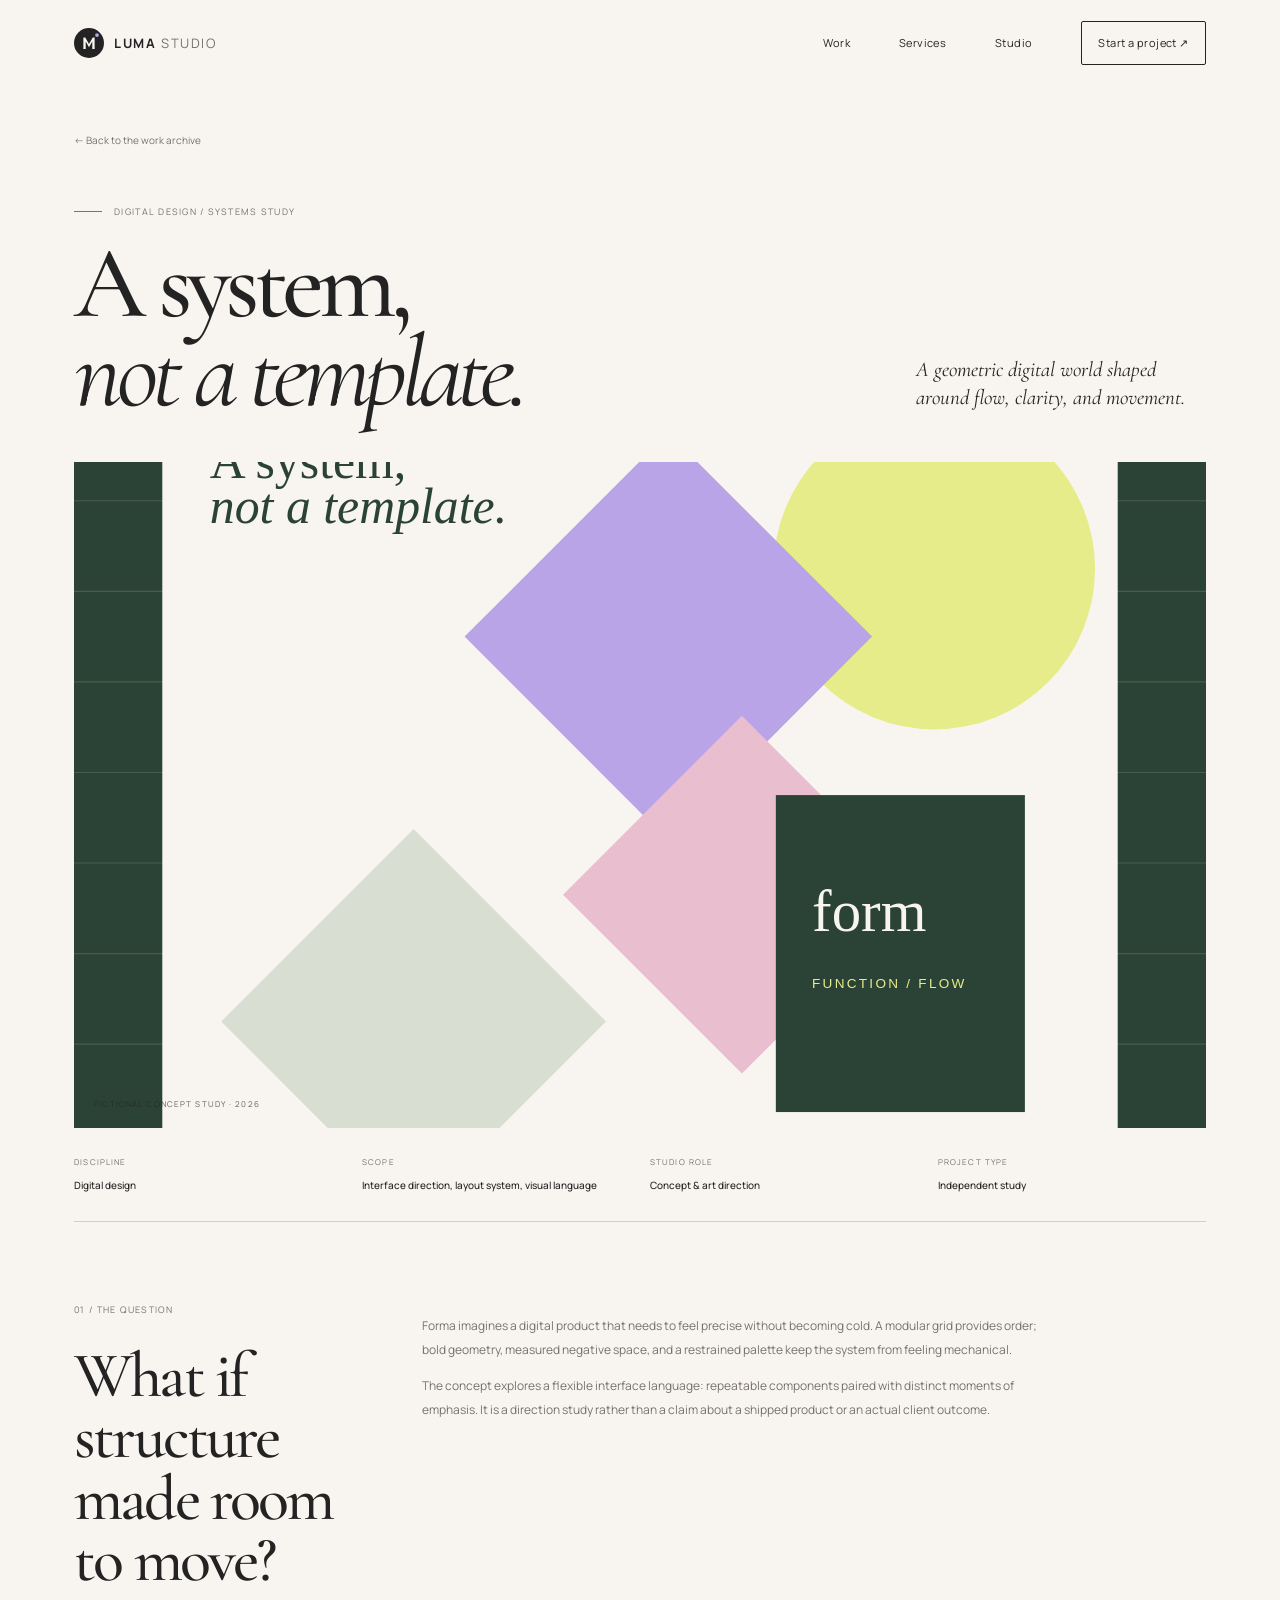
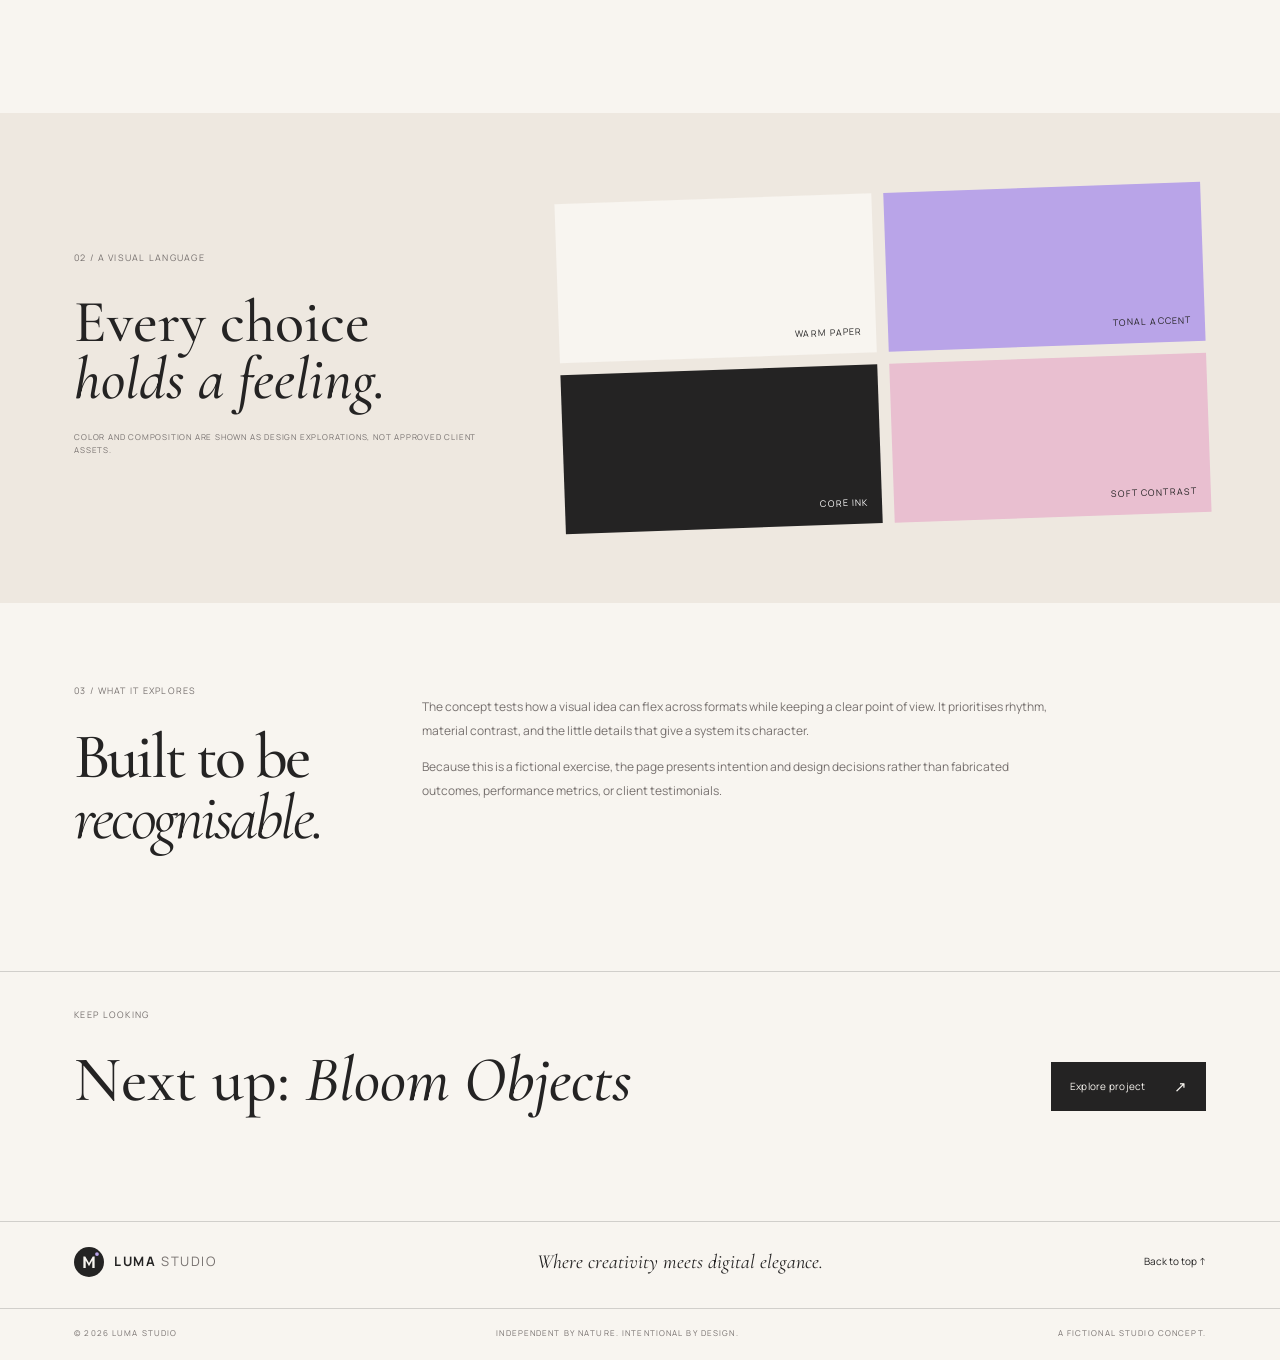
<file: projects/forma-digital.html>
<!doctype html>
<html lang="en"><head><meta charset="utf-8"><meta name="viewport" content="width=device-width, initial-scale=1"><meta name="theme-color" content="#f8f5f0"><meta name="description" content="Forma Digital — a fictional digital design concept study by Luma Studio."><title>Forma Digital — Luma Studio</title><link rel="icon" type="image/svg+xml" href="../assets/images/mark.svg"><link rel="preconnect" href="https://fonts.googleapis.com"><link rel="preconnect" href="https://fonts.gstatic.com" crossorigin><link href="https://fonts.googleapis.com/css2?family=Cormorant+Garamond:wght@400;500;600;700&family=Manrope:wght@400;500;600;700&display=swap" rel="stylesheet"><link rel="stylesheet" href="../css/style.css"><script src="../js/main.js" defer></script></head>
<body><a class="skip-link" href="#main">Skip to content</a><header class="site-header"><div class="header-inner"><a class="brand" href="../index.html"><img src="../assets/images/mark.svg" alt="" width="34" height="34"><span>LUMA <i>STUDIO</i></span></a><button class="menu-toggle" aria-expanded="false" aria-controls="site-nav" aria-label="Open navigation"><span></span><span></span></button><nav class="site-nav" id="site-nav" aria-label="Main navigation"><a href="../work.html">Work</a><a href="../services.html">Services</a><a href="../about.html">Studio</a><a class="nav-cta" href="../contact.html">Start a project ↗</a></nav></div></header>
<main id="main"><section class="case-hero wrap" style="--case-color:#2b4337;--case-color-2:#e6ec89"><a class="back-link" href="../work.html">← Back to the work archive</a><div class="case-heading"><div><p class="eyebrow"><span></span>Digital design / systems study</p><h1>A system,<br><em>not a template.</em></h1></div><p class="case-lead">A geometric digital world shaped around flow, clarity, and movement.</p></div><div class="case-art"><img src="../assets/images/project-forma.svg" alt="Forma Digital fictional concept artwork"><span class="case-label">FICTIONAL CONCEPT STUDY · 2026</span></div><div class="case-facts"><div><span>Discipline</span><b>Digital design</b></div><div><span>Scope</span><b>Interface direction, layout system, visual language</b></div><div><span>Studio role</span><b>Concept & art direction</b></div><div><span>Project type</span><b>Independent study</b></div></div></section>
<section class="case-story wrap"><div><p class="kicker">01 / The question</p><h2>What if structure made room to move?</h2></div><div><p>Forma imagines a digital product that needs to feel precise without becoming cold. A modular grid provides order; bold geometry, measured negative space, and a restrained palette keep the system from feeling mechanical.</p><p>The concept explores a flexible interface language: repeatable components paired with distinct moments of emphasis. It is a direction study rather than a claim about a shipped product or an actual client outcome.</p></div></section>
<section class="case-color"><div class="case-color-layout wrap"><div><p class="kicker">02 / A visual language</p><h2>Every choice<br><em>holds a feeling.</em></h2><p class="concept-note">Color and composition are shown as design explorations, not approved client assets.</p></div><div class="palette" aria-label="Concept color palette"><div class="cream-chip">WARM PAPER</div><div class="violet-chip">TONAL ACCENT</div><div class="ink-chip">CORE INK</div><div class="pink-chip">SOFT CONTRAST</div></div></div></section>
<section class="case-story wrap"><div><p class="kicker">03 / What it explores</p><h2>Built to be <em>recognisable.</em></h2></div><div><p>The concept tests how a visual idea can flex across formats while keeping a clear point of view. It prioritises rhythm, material contrast, and the little details that give a system its character.</p><p>Because this is a fictional exercise, the page presents intention and design decisions rather than fabricated outcomes, performance metrics, or client testimonials.</p></div></section>
<section class="next-project wrap"><div><p class="kicker">Keep looking</p><h2>Next up: <em>Bloom Objects</em></h2></div><a class="button dark" href="bloom-objects.html">Explore project <span>↗</span></a></section></main>
<footer class="site-footer"><div class="footer-top wrap"><a class="brand" href="../index.html"><img src="../assets/images/mark.svg" alt="" width="30" height="30"><span>LUMA <i>STUDIO</i></span></a><p>Where creativity meets digital elegance.</p><a href="#main">Back to top ↑</a></div><div class="footer-bottom wrap"><span>© <span data-year></span> Luma Studio</span><span>Independent by nature. Intentional by design.</span><span>A fictional studio concept.</span></div></footer></body></html>
</file>
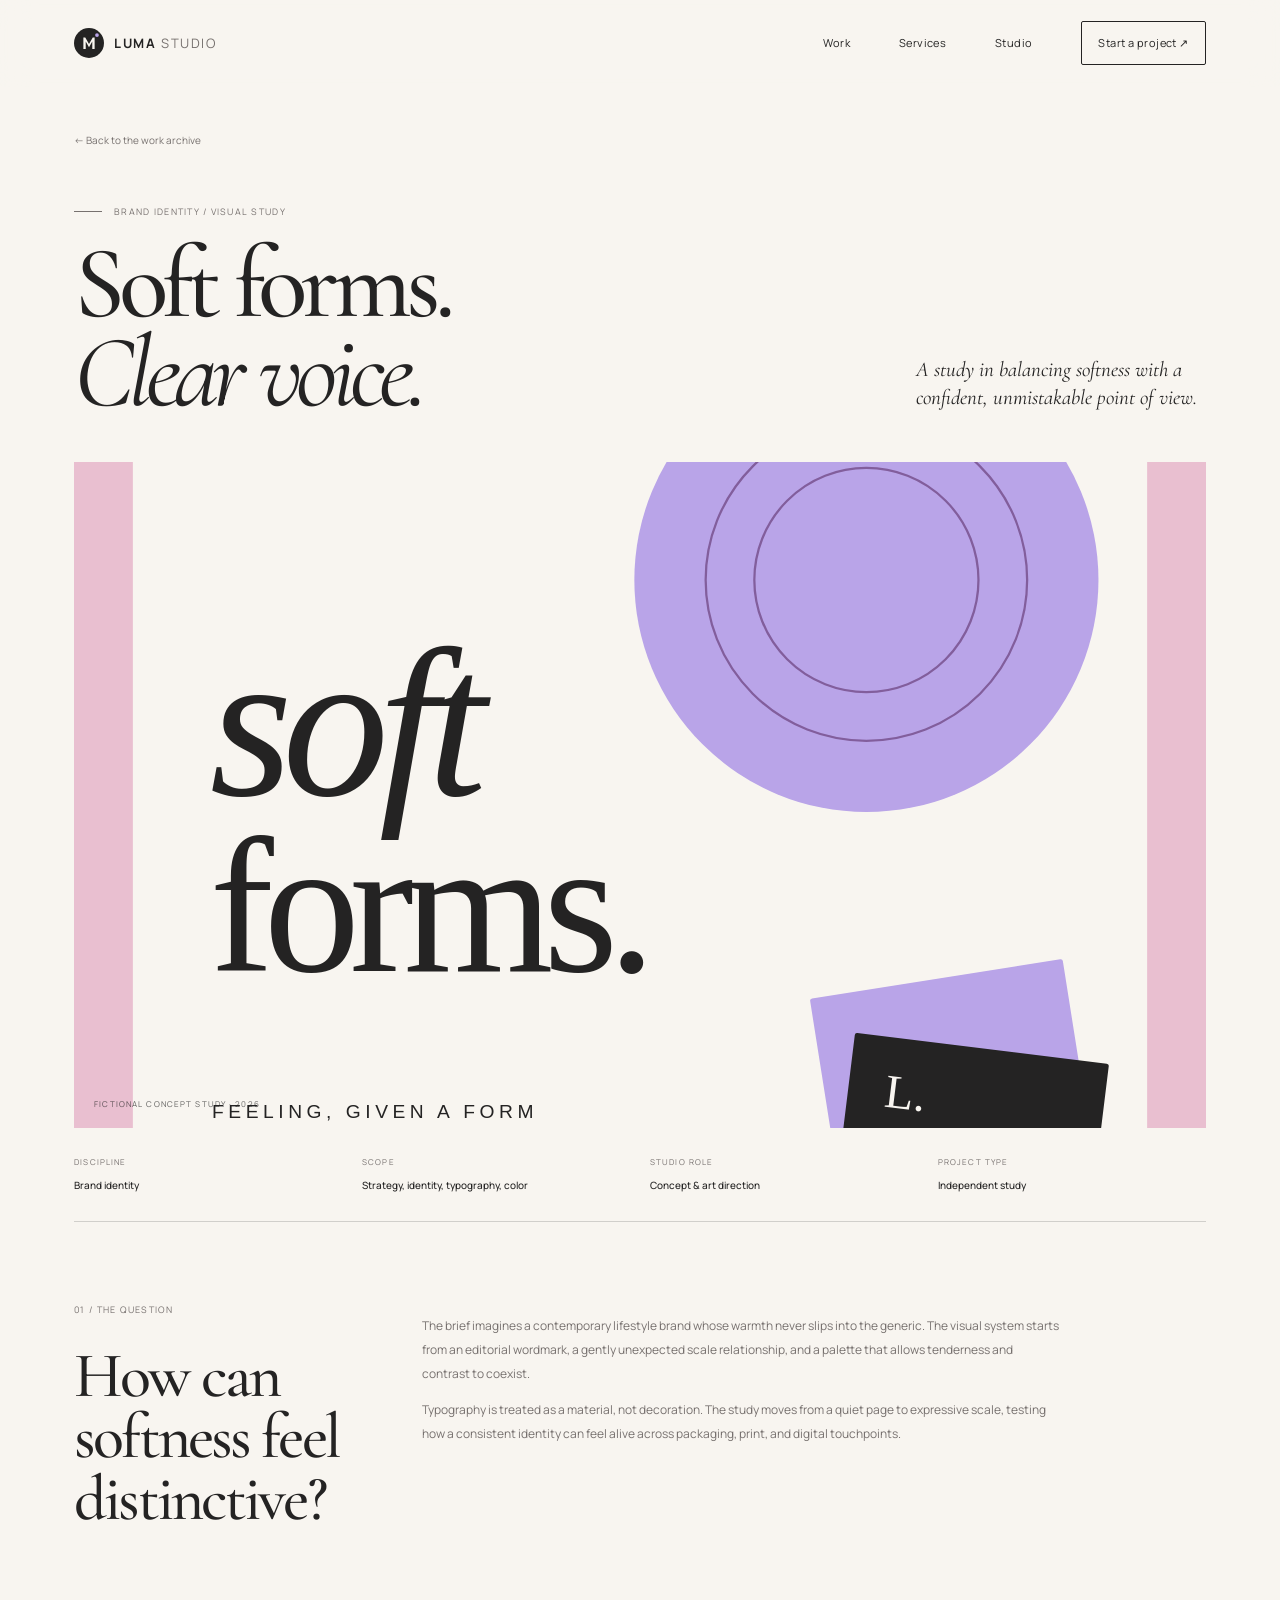
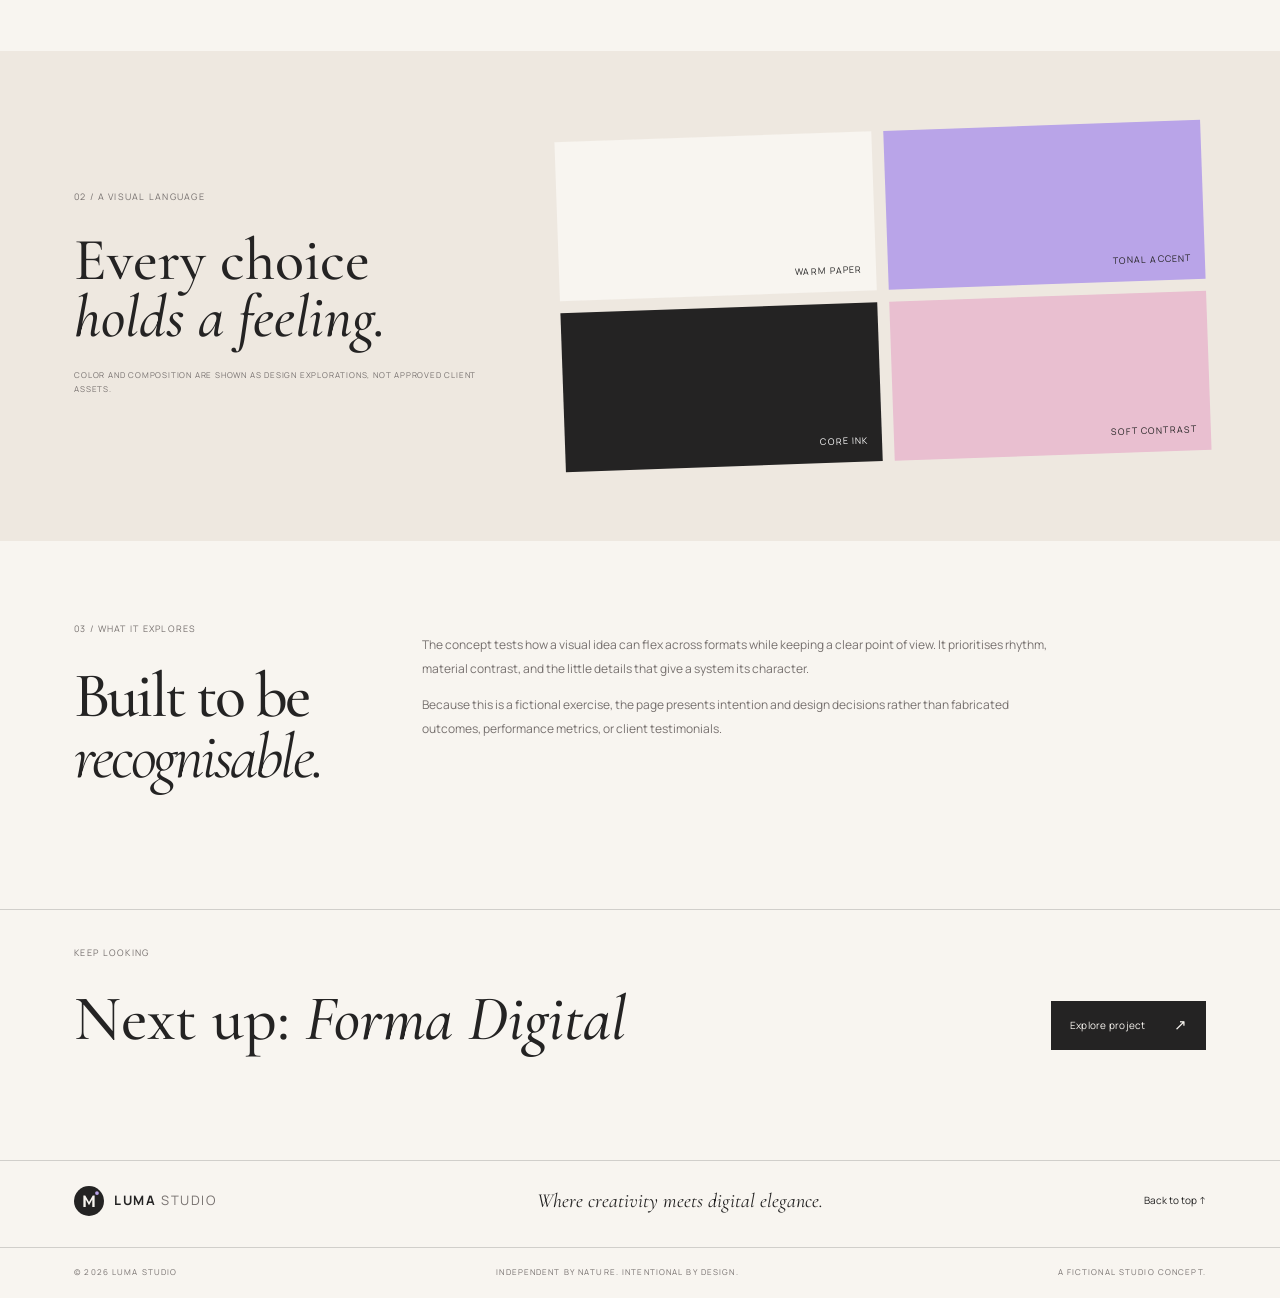
<file: projects/luma-identity.html>
<!doctype html>
<html lang="en"><head><meta charset="utf-8"><meta name="viewport" content="width=device-width, initial-scale=1"><meta name="theme-color" content="#f8f5f0"><meta name="description" content="Luma Identity — a fictional brand identity concept study by Luma Studio."><title>Luma Identity — Luma Studio</title><link rel="icon" type="image/svg+xml" href="../assets/images/mark.svg"><link rel="preconnect" href="https://fonts.googleapis.com"><link rel="preconnect" href="https://fonts.gstatic.com" crossorigin><link href="https://fonts.googleapis.com/css2?family=Cormorant+Garamond:wght@400;500;600;700&family=Manrope:wght@400;500;600;700&display=swap" rel="stylesheet"><link rel="stylesheet" href="../css/style.css"><script src="../js/main.js" defer></script></head>
<body><a class="skip-link" href="#main">Skip to content</a><header class="site-header"><div class="header-inner"><a class="brand" href="../index.html"><img src="../assets/images/mark.svg" alt="" width="34" height="34"><span>LUMA <i>STUDIO</i></span></a><button class="menu-toggle" aria-expanded="false" aria-controls="site-nav" aria-label="Open navigation"><span></span><span></span></button><nav class="site-nav" id="site-nav" aria-label="Main navigation"><a href="../work.html">Work</a><a href="../services.html">Services</a><a href="../about.html">Studio</a><a class="nav-cta" href="../contact.html">Start a project ↗</a></nav></div></header>
<main id="main"><section class="case-hero wrap" style="--case-color:#b9a4e8;--case-color-2:#e9bfd0"><a class="back-link" href="../work.html">← Back to the work archive</a><div class="case-heading"><div><p class="eyebrow"><span></span>Brand identity / visual study</p><h1>Soft forms.<br><em>Clear voice.</em></h1></div><p class="case-lead">A study in balancing softness with a confident, unmistakable point of view.</p></div><div class="case-art"><img src="../assets/images/project-luma.svg" alt="Luma Identity fictional concept artwork"><span class="case-label">FICTIONAL CONCEPT STUDY · 2026</span></div><div class="case-facts"><div><span>Discipline</span><b>Brand identity</b></div><div><span>Scope</span><b>Strategy, identity, typography, color</b></div><div><span>Studio role</span><b>Concept & art direction</b></div><div><span>Project type</span><b>Independent study</b></div></div></section>
<section class="case-story wrap"><div><p class="kicker">01 / The question</p><h2>How can softness feel distinctive?</h2></div><div><p>The brief imagines a contemporary lifestyle brand whose warmth never slips into the generic. The visual system starts from an editorial wordmark, a gently unexpected scale relationship, and a palette that allows tenderness and contrast to coexist.</p><p>Typography is treated as a material, not decoration. The study moves from a quiet page to expressive scale, testing how a consistent identity can feel alive across packaging, print, and digital touchpoints.</p></div></section>
<section class="case-color"><div class="case-color-layout wrap"><div><p class="kicker">02 / A visual language</p><h2>Every choice<br><em>holds a feeling.</em></h2><p class="concept-note">Color and composition are shown as design explorations, not approved client assets.</p></div><div class="palette" aria-label="Concept color palette"><div class="cream-chip">WARM PAPER</div><div class="violet-chip">TONAL ACCENT</div><div class="ink-chip">CORE INK</div><div class="pink-chip">SOFT CONTRAST</div></div></div></section>
<section class="case-story wrap"><div><p class="kicker">03 / What it explores</p><h2>Built to be <em>recognisable.</em></h2></div><div><p>The concept tests how a visual idea can flex across formats while keeping a clear point of view. It prioritises rhythm, material contrast, and the little details that give a system its character.</p><p>Because this is a fictional exercise, the page presents intention and design decisions rather than fabricated outcomes, performance metrics, or client testimonials.</p></div></section>
<section class="next-project wrap"><div><p class="kicker">Keep looking</p><h2>Next up: <em>Forma Digital</em></h2></div><a class="button dark" href="forma-digital.html">Explore project <span>↗</span></a></section></main>
<footer class="site-footer"><div class="footer-top wrap"><a class="brand" href="../index.html"><img src="../assets/images/mark.svg" alt="" width="30" height="30"><span>LUMA <i>STUDIO</i></span></a><p>Where creativity meets digital elegance.</p><a href="#main">Back to top ↑</a></div><div class="footer-bottom wrap"><span>© <span data-year></span> Luma Studio</span><span>Independent by nature. Intentional by design.</span><span>A fictional studio concept.</span></div></footer></body></html>
</file>
<file: css/style.css>
:root{--cream:#f8f5f0;--beige:#eee8e0;--ink:#242323;--muted:#77716f;--lavender:#b9a4e8;--pink:#e9bfd0;--line:rgba(36,35,35,.18);--serif:"Cormorant Garamond",Georgia,serif;--sans:Manrope,Arial,sans-serif;--gutter:clamp(22px,5.8vw,88px);--max:1440px;--ease:cubic-bezier(.2,.7,.2,1)}
*{box-sizing:border-box}html{scroll-behavior:smooth;scroll-padding-top:100px}body{margin:0;background:var(--cream);color:var(--ink);font:14px/1.7 var(--sans);-webkit-font-smoothing:antialiased}body.nav-open{overflow:hidden}img{display:block;max-width:100%}a{color:inherit;text-decoration:none}button,input,select,textarea{font:inherit}a:focus-visible,button:focus-visible,input:focus-visible,select:focus-visible,textarea:focus-visible{outline:2px solid #7e61bf;outline-offset:4px}::selection{background:var(--lavender);color:var(--ink)}.wrap{width:min(100%,var(--max));margin-inline:auto;padding-inline:var(--gutter)}.section{padding-top:clamp(76px,10vw,150px);padding-bottom:clamp(76px,10vw,150px)}.skip-link{position:fixed;left:16px;top:12px;z-index:1000;padding:10px 16px;background:var(--ink);color:white;transform:translateY(-150%)}.skip-link:focus{transform:translateY(0)}
.site-header{position:sticky;top:0;z-index:100;background:rgba(248,245,240,.88);backdrop-filter:blur(16px);border-bottom:1px solid transparent;transition:border-color .25s,background .25s}.site-header.is-scrolled{border-color:var(--line);background:rgba(248,245,240,.97)}.header-inner{height:86px;padding-inline:var(--gutter);max-width:var(--max);margin:auto;display:flex;align-items:center;justify-content:space-between}.brand{display:inline-flex;align-items:center;gap:10px;font-size:13px;letter-spacing:.12em;font-weight:700;line-height:1;white-space:nowrap}.brand img{width:30px;height:30px}.brand i{font-style:normal;font-weight:400;color:var(--muted)}.site-nav{display:flex;align-items:center;gap:clamp(24px,3.8vw,56px);font-size:11px;letter-spacing:.04em}.site-nav>a{transition:opacity .2s}.site-nav>a:hover{opacity:.62}.nav-cta{padding:12px 16px;border:1px solid var(--ink);border-radius:2px}.nav-cta span{margin-left:14px}.menu-toggle{display:none;border:0;background:transparent;padding:10px;cursor:pointer}.menu-toggle span{display:block;width:23px;height:1px;background:var(--ink);margin:6px;transition:transform .2s}
.eyebrow,.kicker,.concept-note,.project-meta small,.project-art>span,.footer-bottom,.art-label,.art-bottom,.art-vertical,.steps article>span,.filter-label,.filter-button,.page-meta,.case-label,.case-facts span{font-size:9px;text-transform:uppercase;letter-spacing:.14em}.eyebrow{display:flex;align-items:center;gap:12px;color:var(--muted);margin:0 0 22px}.eyebrow>span{width:28px;height:1px;background:currentColor}.hero{min-height:min(795px,calc(100svh - 86px));display:grid;grid-template-columns:minmax(0,1.06fr) minmax(340px,.94fr);align-items:center;gap:clamp(32px,6.5vw,96px);position:relative;padding-top:60px;padding-bottom:80px}.hero-copy{padding-bottom:20px;position:relative;z-index:2}.hero h1,.page-hero h1,.contact-copy h1{font:500 clamp(64px,7.8vw,116px)/.86 var(--serif);letter-spacing:-.055em;margin:0;max-width:780px}.hero h1 em,.page-hero h1 em,.contact-copy h1 em,.intro-layout h2 em,.section-head h2 em,.services-layout h2 em,.closing-row h2 em,.case-heading h1 em,.case-story h2 em,.principle h2 em{font-weight:400}.accent{color:#a28bd2}.hero-lead{max-width:385px;margin:30px 0;color:#5f5956;font-size:13px;line-height:1.9}.hero-actions{display:flex;align-items:center;gap:27px;flex-wrap:wrap}.button{min-height:49px;display:inline-flex;align-items:center;justify-content:center;gap:28px;padding:0 18px;font-size:10px;letter-spacing:.025em;border:1px solid transparent;transition:background .25s,color .25s,border-color .25s,transform .25s var(--ease)}.button span{font-size:15px}.button.dark{background:var(--ink);color:var(--cream)}.button.dark:hover{background:#494141;transform:translateY(-2px)}.quiet-link,.underline-link{font-size:10px;display:inline-flex;align-items:center;gap:12px}.quiet-link:hover{opacity:.6}.underline-link{padding-bottom:7px;border-bottom:1px solid var(--ink)}.hero-note{margin-top:53px;display:flex;align-items:center;gap:9px;color:var(--muted);font-size:9px;letter-spacing:.08em}.hero-note b{width:6px;height:6px;border-radius:50%;background:#8b73c0;box-shadow:0 0 0 4px rgba(185,164,232,.2)}.hero-art{position:relative;width:100%;max-width:560px;justify-self:end;aspect-ratio:.88;background:#e8dfd4;overflow:hidden;isolation:isolate}.hero-art:before{content:"";position:absolute;inset:6%;border:1px solid rgba(36,35,35,.2);z-index:1}.art-label{position:absolute;top:9%;left:10%;right:10%;z-index:2;display:flex;justify-content:space-between;color:rgba(36,35,35,.62);font-size:8px}.art-disc{position:absolute;width:42%;aspect-ratio:1;border-radius:50%;background:var(--lavender);top:13%;right:13%;mix-blend-mode:multiply}.art-orbit{position:absolute;border:1px solid #9b7dbe;border-radius:50%;aspect-ratio:1}.art-orbit.one{width:61%;top:26%;left:10%;transform:rotate(-18deg)}.art-orbit.two{width:69%;top:32%;left:17%;border-color:#d29aa9;transform:rotate(30deg)}.art-words{position:absolute;font:500 clamp(49px,5.4vw,78px)/.8 var(--serif);letter-spacing:-.07em;top:32%;left:18%;z-index:3}.art-words em{font-weight:400;color:#825e9c}.art-block{position:absolute;width:28%;height:22%;background:#e6b7c5;right:9%;bottom:11%;transform:rotate(-9deg);box-shadow:12px 10px 0 rgba(36,35,35,.08)}.art-bottom{position:absolute;bottom:9%;left:10%;color:rgba(36,35,35,.68);font-size:8px;z-index:2}.art-vertical{position:absolute;writing-mode:vertical-rl;right:4%;top:40%;z-index:2;color:rgba(36,35,35,.65);font-size:7px}.edge-note{position:absolute;right:var(--gutter);bottom:30px;writing-mode:vertical-rl;font-size:8px;letter-spacing:.13em;color:#958d86}
.kicker{color:var(--muted);margin:0 0 28px}.intro{border-top:1px solid var(--line)}.intro-layout{display:grid;grid-template-columns:1.05fr .7fr;gap:clamp(44px,11vw,180px);align-items:end}.intro-layout h2,.section-head h2,.services-layout h2,.closing-row h2,.page-hero h1,.case-story h2{font:500 clamp(43px,5.2vw,72px)/.96 var(--serif);letter-spacing:-.045em;margin:0}.intro-layout p{color:#69625d;max-width:430px;margin:0 0 25px;font-size:12px;line-height:2}
.section-head{display:flex;align-items:end;justify-content:space-between;gap:30px;margin-bottom:54px}.section-head .kicker{margin-bottom:19px}.work-section{padding-top:25px}.work-grid{display:grid;grid-template-columns:1.12fr .88fr;column-gap:clamp(24px,6.5vw,90px);row-gap:80px}.project-card{min-width:0}.project-offset{margin-top:125px}.project-wide{grid-column:1/-1;width:75%;margin-left:12%;margin-top:8px}.project-art{position:relative;display:block;overflow:hidden;background:var(--beige);isolation:isolate}.project-art img{width:100%;height:100%;object-fit:cover;transition:transform .8s var(--ease),filter .45s}.project-art:hover img{transform:scale(1.035)}.project-large .project-art{aspect-ratio:1.03}.project-offset .project-art{aspect-ratio:.91}.project-wide .project-art{aspect-ratio:1.42}.project-art>span{position:absolute;top:20px;left:20px;color:rgba(36,35,35,.72);font-size:8px;z-index:2}.project-art>b{position:absolute;right:15px;bottom:15px;width:36px;height:36px;display:grid;place-items:center;background:var(--cream);border-radius:50%;font-size:15px;opacity:0;transform:translateY(6px);transition:.25s}.project-art:hover>b,.project-art:focus-visible>b{opacity:1;transform:none}.project-meta{display:flex;align-items:start;justify-content:space-between;gap:18px;padding-top:17px}.project-meta h3{font:500 29px/.95 var(--serif);letter-spacing:-.025em;margin:0 0 6px}.project-meta h3 a:hover{color:#8068a6}.project-meta p{margin:0;color:var(--muted);font-size:10px}.project-meta small{color:var(--muted);font-size:8px;padding-top:7px;white-space:nowrap}.concept-note{color:var(--muted);font-size:8px;letter-spacing:.1em;line-height:1.7}.work-section>.concept-note{margin-top:40px}
.services-band{background:var(--beige);padding:clamp(76px,10vw,150px) 0}.services-layout{display:grid;grid-template-columns:.9fr 1.1fr;gap:clamp(50px,10vw,155px)}.services-layout h2{font-size:clamp(54px,6.2vw,84px)}.service-list{border-top:1px solid var(--line);align-self:center}.service-list a{display:grid;grid-template-columns:40px 1fr 20px;align-items:center;gap:10px;padding:22px 0;border-bottom:1px solid var(--line);font:500 24px/1.1 var(--serif);transition:padding .2s}.service-list a span{font:9px var(--sans);color:var(--muted)}.service-list a b{font:14px var(--sans);font-weight:400;text-align:right}.service-list a:hover{padding-left:8px;padding-right:4px}.process{padding-bottom:clamp(80px,12vw,170px)}.aside{max-width:285px;color:var(--muted);font-size:11px;line-height:1.9;margin:0 0 4px}.steps{margin-top:70px;display:grid;grid-template-columns:repeat(4,1fr);border-top:1px solid var(--line)}.steps article{padding:23px 23px 0 0;position:relative}.steps article+article{padding-left:24px;border-left:1px solid var(--line)}.steps article>span{color:#9985bc}.steps h3{font:500 28px/1 var(--serif);margin:25px 0 12px}.steps p{font-size:10px;color:var(--muted);line-height:1.9;margin:0;max-width:210px}.closing{padding-bottom:120px}.rule{height:1px;background:var(--line);margin-bottom:70px}.closing .kicker{margin-bottom:17px}.closing-row{display:flex;align-items:center;justify-content:space-between;gap:20px;margin-bottom:27px}.closing-row h2{font-size:clamp(61px,8.5vw,110px)}.round-link{width:68px;height:68px;display:grid;place-items:center;border:1px solid var(--ink);border-radius:50%;font-size:24px;transition:background .25s,color .25s,transform .25s}.round-link:hover{background:var(--ink);color:var(--cream);transform:rotate(45deg)}
.site-footer{border-top:1px solid var(--line);padding:25px 0 20px}.footer-top{display:flex;align-items:center;justify-content:space-between;gap:20px;padding-bottom:31px}.footer-top p{font:italic 20px var(--serif);margin:0}.footer-top>a:last-child{font-size:10px}.footer-bottom{display:flex;justify-content:space-between;gap:18px;border-top:1px solid var(--line);padding-top:17px;color:var(--muted);font-size:8px}
.page-hero{padding-top:95px;padding-bottom:55px}.page-hero h1{font-size:clamp(65px,9vw,120px);line-height:.9}.page-hero-bottom{display:flex;align-items:end;justify-content:space-between;gap:30px;margin-top:42px}.page-hero-bottom p{font-size:12px;line-height:2;color:var(--muted);max-width:440px;margin:0}.page-meta{color:var(--muted)}
.service-listing{padding-top:20px}.service-detail{display:grid;grid-template-columns:55px minmax(0,1fr) 190px;gap:32px;padding:40px 0 55px;border-top:1px solid var(--line)}.service-index{color:var(--muted);padding-top:8px}.service-detail h2{font:500 clamp(45px,6vw,78px)/.9 var(--serif);letter-spacing:-.04em;margin:0 0 16px}.service-detail p{max-width:610px;color:var(--muted);font-size:12px;line-height:2}.service-detail .service-lead{font:italic 23px/1.25 var(--serif);color:var(--ink);margin:0}.service-symbol{height:180px;background:var(--beige);position:relative;overflow:hidden}.service-symbol:before{content:"";position:absolute;width:60%;aspect-ratio:1;border-radius:50%;background:var(--lavender);top:16%;left:20%;mix-blend-mode:multiply}.service-detail:nth-child(even) .service-symbol:before{background:var(--pink);border-radius:0;transform:rotate(12deg)}.service-detail:nth-child(3) .service-symbol:before{border-radius:50% 50% 0 0;background:#d7cdbd}
.filter-bar{display:flex;align-items:center;gap:8px;flex-wrap:wrap;margin-bottom:50px}.filter-label{margin-right:10px;color:var(--muted)}.filter-button{border:1px solid var(--line);background:transparent;padding:10px 15px;cursor:pointer;border-radius:2px;transition:background .2s,color .2s}.filter-button:hover,.filter-button.is-active{background:var(--ink);color:var(--cream);border-color:var(--ink)}.archive-grid{row-gap:65px}.filter-empty{padding:30px 0;color:var(--muted)}
.about-layout{display:grid;grid-template-columns:1fr 1fr;gap:clamp(35px,8vw,120px);padding-top:40px;padding-bottom:100px}.manifesto{aspect-ratio:1;background:var(--beige);position:relative;display:grid;place-items:center;overflow:hidden}.manifesto:before{content:"";position:absolute;width:62%;aspect-ratio:1;border-radius:50%;border:1px solid #987bb8;box-shadow:0 0 0 35px rgba(185,164,232,.18),0 0 0 70px rgba(233,191,208,.22)}.manifesto p{position:relative;z-index:1;font:500 clamp(46px,6vw,80px)/.85 var(--serif);letter-spacing:-.05em;text-align:center}.manifesto p em{color:#8268a7;font-weight:400}.about-copy h2{font:500 clamp(40px,5vw,64px)/.95 var(--serif);letter-spacing:-.04em;margin:0 0 25px}.about-copy p{color:var(--muted);font-size:12px;line-height:2}.principles{background:var(--beige);padding:75px 0 90px}.principle-grid{display:grid;grid-template-columns:repeat(3,1fr);gap:40px;margin-top:35px}.principle{padding-top:20px;border-top:1px solid var(--line)}.principle>span{font-size:9px;color:var(--muted);letter-spacing:.1em}.principle h2{font:500 49px/.95 var(--serif);margin:20px 0 14px}.principle p{font-size:11px;color:var(--muted);line-height:1.9}
.contact-layout{display:grid;grid-template-columns:.9fr 1.1fr;gap:clamp(35px,8vw,115px);padding-top:75px;padding-bottom:110px}.contact-copy h1{font:500 clamp(65px,8vw,100px)/.88 var(--serif);letter-spacing:-.05em;margin:0}.contact-intro{max-width:350px;color:var(--muted);font-size:12px;line-height:2;margin:27px 0}.contact-note{border-top:1px solid var(--line);padding-top:18px;color:var(--muted);font-size:10px}.contact-form{padding:33px clamp(20px,4vw,45px);background:#eee8e0}.form-head{display:flex;justify-content:space-between;color:var(--muted);padding-bottom:26px;border-bottom:1px solid var(--line);margin-bottom:20px}.form-row{margin-bottom:19px}.form-row label{display:block;font-size:10px;margin-bottom:8px}.form-row label span{color:#987bb8}.form-row .optional{float:right;color:var(--muted);font-size:8px;letter-spacing:.1em}.form-row input,.form-row select,.form-row textarea{width:100%;border:1px solid rgba(36,35,35,.24);border-radius:0;padding:12px 11px;background:rgba(248,245,240,.65);color:var(--ink);font-size:11px}.form-row textarea{resize:vertical;min-height:110px}.form-row [aria-invalid=true]{border-color:#ad526a}.field-error{display:block;color:#9b405b;font-size:9px;min-height:0;margin-top:4px}.field-error:empty{display:none}.submit-button{width:100%;cursor:pointer}.form-status{font-size:10px;line-height:1.7}.form-status[data-state=error]{color:#9b405b}.form-status[data-state=notice]{color:#3f6751}.form-disclaimer{font-size:9px;line-height:1.7;color:var(--muted);margin-bottom:0}
.case-hero{padding-top:40px}.back-link{font-size:10px;color:var(--muted);display:inline-block;margin-bottom:55px}.case-heading{display:flex;align-items:end;justify-content:space-between;gap:40px;margin-bottom:45px}.case-heading h1{font:500 clamp(62px,8vw,116px)/.87 var(--serif);letter-spacing:-.06em;margin:0}.case-heading .eyebrow{margin-bottom:20px}.case-lead{max-width:290px;font:italic 21px/1.35 var(--serif);margin:0 0 5px}.case-art{position:relative;overflow:hidden;background:var(--beige)}.case-art img{width:100%;height:100%;object-fit:cover}.case-art{height:clamp(290px,52vw,670px)}.case-label{position:absolute;bottom:17px;left:20px;color:rgba(36,35,35,.7);font-size:8px}.case-facts{display:grid;grid-template-columns:repeat(4,1fr);border-bottom:1px solid var(--line);padding:27px 0;gap:20px}.case-facts div{display:grid;gap:8px}.case-facts span{color:var(--muted);font-size:8px}.case-facts b{font-size:10px;font-weight:500}.case-story{display:grid;grid-template-columns:.55fr 1.45fr;gap:50px;padding-top:80px;padding-bottom:100px}.case-story h2{font-size:clamp(42px,5vw,67px);margin-bottom:22px}.case-story p:not(.kicker){max-width:640px;color:var(--muted);font-size:12px;line-height:2}.case-color{background:var(--beige);padding:80px 0}.case-color-layout{display:grid;grid-template-columns:.8fr 1.2fr;gap:55px;align-items:center}.case-color-layout h2{font:500 clamp(38px,5vw,60px)/.95 var(--serif);margin:22px 0}.palette{height:330px;display:grid;grid-template-columns:1fr 1fr;gap:12px;transform:rotate(-2deg)}.palette div{display:flex;align-items:end;justify-content:end;padding:14px;font-size:9px;letter-spacing:.12em}.palette .cream-chip{background:var(--cream)}.palette .violet-chip{background:var(--lavender)}.palette .ink-chip{background:var(--ink);color:white}.palette .pink-chip{background:var(--pink)}.next-project{padding-top:35px;padding-bottom:110px;display:flex;align-items:end;justify-content:space-between;gap:30px;border-top:1px solid var(--line)}.next-project h2{font:500 clamp(40px,5vw,65px)/.95 var(--serif);margin:0}
@media(prefers-reduced-motion:no-preference){.hero-copy>*{animation:rise-in .75s var(--ease) both}.hero-copy>*:nth-child(2){animation-delay:.08s}.hero-copy>*:nth-child(3){animation-delay:.14s}.hero-art{animation:rise-in .9s var(--ease) .12s both}@keyframes rise-in{from{opacity:0;transform:translateY(12px)}to{opacity:1;transform:none}}}
@media(max-width:1050px){:root{--gutter:clamp(24px,4.4vw,52px)}.hero{gap:34px;grid-template-columns:1fr .9fr}.hero h1{font-size:clamp(60px,8vw,90px)}.art-words{font-size:clamp(45px,6vw,66px)}.project-wide{width:85%;margin-left:7%}.services-layout{gap:55px}.contact-layout{gap:40px}}
@media(max-width:760px){html{scroll-padding-top:78px}.header-inner{height:72px}.brand img{width:27px;height:27px}.menu-toggle{display:block;z-index:3}.site-nav{position:fixed;top:71px;left:0;right:0;bottom:0;background:var(--cream);padding:40px var(--gutter);align-items:stretch;flex-direction:column;gap:0;display:none;font:500 30px/1.1 var(--serif)}.site-nav.is-open{display:flex}.site-nav>a{padding:19px 0;border-bottom:1px solid var(--line)}.site-nav .nav-cta{font:11px var(--sans);margin-top:22px;align-self:flex-start;padding:14px 17px}.menu-toggle[aria-expanded=true] span:first-child{transform:translateY(3.5px) rotate(45deg)}.menu-toggle[aria-expanded=true] span:last-child{transform:translateY(-3.5px) rotate(-45deg)}.hero{display:flex;flex-direction:column;align-items:stretch;gap:47px;padding-top:55px;padding-bottom:62px;min-height:0}.hero-copy{padding-bottom:0}.hero h1{font-size:clamp(65px,13.2vw,96px);max-width:620px}.hero-lead{font-size:12px;margin-top:25px;max-width:340px}.hero-note{margin-top:35px}.hero-art{width:min(100%,490px);margin-inline:auto;aspect-ratio:1.03}.art-words{font-size:clamp(55px,12vw,78px)}.edge-note{display:none}.intro-layout{grid-template-columns:1fr;gap:25px}.intro-layout h2{font-size:clamp(48px,10vw,70px)}.work-section{padding-top:10px;padding-bottom:90px}.section-head{align-items:start;flex-direction:column;gap:19px;margin-bottom:35px}.section-head h2{font-size:62px}.work-grid{grid-template-columns:1fr;row-gap:48px}.project-offset{margin-top:0;width:88%;justify-self:end}.project-large .project-art,.project-offset .project-art{aspect-ratio:1}.project-wide{grid-column:auto;width:100%;margin:0}.project-wide .project-art{aspect-ratio:1.1}.project-art>b{opacity:1;transform:none}.project-meta h3{font-size:27px}.project-meta small{font-size:7px}.services-layout{grid-template-columns:1fr;gap:35px}.services-layout h2{font-size:64px}.service-list a{font-size:24px;padding:19px 0}.process{padding-top:85px}.process .section-head{gap:25px}.process .section-head h2{font-size:56px}.aside{max-width:420px}.steps{grid-template-columns:1fr 1fr;margin-top:40px}.steps article{padding:23px 14px 25px 0}.steps article+article{padding-left:16px}.steps article:nth-child(3){border-left:0;border-top:1px solid var(--line)}.steps article:nth-child(4){border-top:1px solid var(--line)}.closing{padding-bottom:90px}.closing-row h2{font-size:clamp(61px,11vw,90px)}.round-link{width:54px;height:54px;font-size:20px;flex-shrink:0}.footer-top{flex-wrap:wrap}.footer-top p{order:3;width:100%;font-size:17px}.footer-bottom{justify-content:flex-start;flex-wrap:wrap;gap:10px 20px}.footer-bottom span:nth-child(2){order:3;width:100%}.page-hero{padding-top:74px;padding-bottom:32px}.page-hero h1{font-size:clamp(61px,12vw,92px)}.page-hero-bottom{margin-top:31px;align-items:start;flex-direction:column;gap:20px}.service-detail{grid-template-columns:32px 1fr;gap:14px 22px;padding:29px 0 36px}.service-detail h2{font-size:clamp(42px,8.5vw,58px)}.service-symbol{grid-column:2;grid-row:2;height:150px;width:100%;max-width:260px;margin-top:10px}.service-lead{font-size:18px}.filter-bar{gap:5px;margin-bottom:35px}.filter-label{width:100%;margin-bottom:3px}.filter-button{padding:8px 9px}.archive-grid{row-gap:50px}.archive-grid .project-offset{width:90%;margin:0}.archive-grid .project-wide{width:100%;margin:0}.about-layout{grid-template-columns:1fr;gap:42px;padding-top:28px;padding-bottom:70px}.manifesto{max-width:480px}.principles{padding-top:72px;padding-bottom:78px}.principle-grid{grid-template-columns:1fr;gap:26px;margin-top:28px}.principle{padding-top:18px}.principle h2{font-size:45px;margin:19px 0 13px}.contact-layout{grid-template-columns:1fr;padding-top:65px;padding-bottom:80px;gap:42px}.contact-copy h1{font-size:clamp(65px,12vw,90px)}.case-hero{padding-top:28px}.back-link{margin-bottom:38px}.case-heading{display:block;margin-bottom:30px}.case-heading h1{font-size:clamp(64px,12vw,94px)}.case-lead{margin-top:22px;max-width:340px}.case-art{height:clamp(260px,78vw,490px)}.case-facts{grid-template-columns:1fr 1fr;gap:22px 12px;padding:22px 0}.case-story{grid-template-columns:1fr;gap:15px;padding-top:65px;padding-bottom:70px}.case-story h2{font-size:52px}.case-color{padding:58px 0}.case-color-layout{grid-template-columns:1fr;gap:24px}.palette{height:270px;max-width:500px}.next-project{padding-top:28px;padding-bottom:80px;align-items:start;flex-direction:column}}
@media(max-width:390px){:root{--gutter:20px}.hero h1{font-size:63px}.hero-actions{gap:18px}.button{gap:18px;padding-inline:14px}.quiet-link{font-size:9px}.project-meta{gap:10px}.project-meta h3{font-size:25px}.project-meta small{max-width:83px;white-space:normal;text-align:right}.filter-button{font-size:9px;padding-inline:7px}.case-facts b{font-size:9px}}
@media(prefers-reduced-motion:reduce){*,*::before,*::after{scroll-behavior:auto!important;animation-duration:.01ms!important;animation-iteration-count:1!important;transition-duration:.01ms!important}}
/* LUMA art direction: full-opacity navigation, intentional motion, distinct detail. */
.site-nav>a[aria-current="page"]{position:relative}
.site-nav>a[aria-current="page"]:not(.nav-cta)::after{content:"";position:absolute;left:0;right:0;bottom:-8px;height:1px;background:currentColor;transform-origin:left;animation:luma-nav-line .35s var(--ease) both}
.site-nav .nav-cta[aria-current="page"]{background:var(--ink);color:var(--cream)}
@keyframes luma-nav-line{from{transform:scaleX(0)}to{transform:scaleX(1)}}
.project-art:focus-visible{outline-offset:5px}
.project-card .project-meta h3 a{transition:color .22s ease}
.project-card:hover .project-meta h3 a{color:#8068a6}
.project-art>span{transition:letter-spacing .25s ease}
.project-card:hover .project-art>span{letter-spacing:.18em}
.has-reveal [data-reveal]{opacity:0;transform:translate3d(0,18px,0);transition:opacity .7s var(--ease),transform .7s var(--ease);transition-delay:var(--reveal-delay,0ms)}
.has-reveal [data-reveal].is-visible{opacity:1;transform:translate3d(0,0,0)}
@media(prefers-reduced-motion:reduce){.has-reveal [data-reveal]{opacity:1;transform:none;transition:none}}
@media(max-width:760px){
.site-header{isolation:isolate}
.site-header.is-menu-open{background:#f8f5f0;border-bottom-color:var(--line);backdrop-filter:none;-webkit-backdrop-filter:none;filter:none;transform:none}
.site-nav{position:fixed;top:72px;left:0;right:0;bottom:0;height:calc(100vh - 72px);height:calc(100dvh - 72px);min-height:0;overflow-y:auto;overscroll-behavior:contain;z-index:2;isolation:isolate;background-color:#f8f5f0;background-image:linear-gradient(180deg,#f8f5f0 0%,#f8f5f0 100%);opacity:1;backdrop-filter:none;-webkit-backdrop-filter:none;border-top:1px solid rgba(36,35,35,.12);box-shadow:0 22px 44px rgba(36,35,35,.12);padding:clamp(28px,6vh,56px) var(--gutter) max(30px,env(safe-area-inset-bottom))}
.site-nav::before{content:"FIELD NOTES  /  LUMA STUDIO";display:block;color:var(--muted);font:600 9px/1.4 var(--sans);letter-spacing:.17em;padding-bottom:22px}
.site-nav::after{content:"Independent by nature. Intentional by design.";display:block;margin-top:auto;padding-top:24px;border-top:1px solid var(--line);color:#8068a6;font:italic 22px/1.15 var(--serif)}
.site-nav>a:not(.nav-cta){display:grid;grid-template-columns:2.3rem minmax(0,1fr);align-items:center;padding:18px 0;font-size:clamp(28px,7.5vw,34px);letter-spacing:-.025em}
.site-nav>a:not(.nav-cta)::before{font:500 9px/1 var(--sans);letter-spacing:.12em;color:#8b73c0}
.site-nav>a:nth-child(1)::before{content:"01"}
.site-nav>a:nth-child(2)::before{content:"02"}
.site-nav>a:nth-child(3)::before{content:"03"}
.site-nav>a[aria-current="page"]{color:#8068a6}
.site-nav .nav-cta{font:600 10px var(--sans);letter-spacing:.04em;margin-top:22px;align-self:flex-start;padding:15px 17px;background:var(--ink);color:var(--cream);border-color:var(--ink)}
.site-nav .nav-cta span{margin-left:14px}
.menu-toggle{position:relative;z-index:4}
.site-nav.is-open>a{animation:luma-mobile-link-in .38s var(--ease) both}
.site-nav.is-open>a:nth-of-type(2){animation-delay:35ms}
.site-nav.is-open>a:nth-of-type(3){animation-delay:70ms}
.site-nav.is-open>a:nth-of-type(4){animation-delay:105ms}
}
@keyframes luma-mobile-link-in{from{opacity:0;transform:translateY(8px)}to{opacity:1;transform:none}}
@media(prefers-reduced-motion:reduce){.site-nav>a[aria-current="page"]:not(.nav-cta)::after,.site-nav.is-open>a{animation:none}}
</file>
